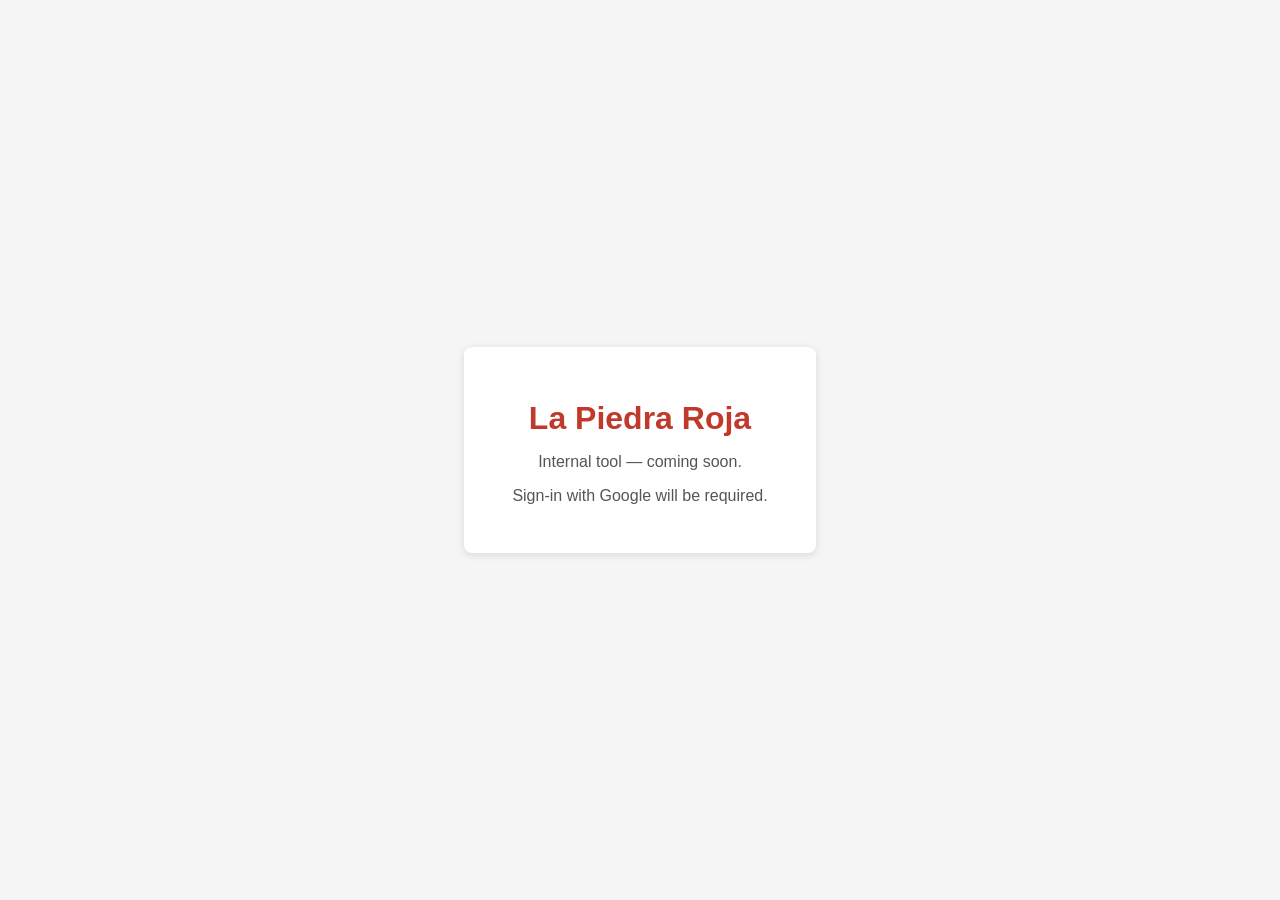
<file: index.html>
<!DOCTYPE html>
<html lang="en">
<head>
  <meta charset="UTF-8" />
  <meta name="viewport" content="width=device-width, initial-scale=1.0" />
  <title>La Piedra Roja – Internal Tool</title>
  <style>
    body {
      font-family: sans-serif;
      display: flex;
      align-items: center;
      justify-content: center;
      height: 100vh;
      margin: 0;
      background: #f5f5f5;
    }
    .card {
      background: white;
      border-radius: 8px;
      padding: 2rem 3rem;
      box-shadow: 0 2px 8px rgba(0,0,0,0.12);
      text-align: center;
    }
    h1 { color: #c0392b; margin-bottom: 0.5rem; }
    p  { color: #555; }
  </style>
</head>
<body>
  <div class="card">
    <h1>La Piedra Roja</h1>
    <p>Internal tool — coming soon.</p>
    <p>Sign-in with Google will be required.</p>
  </div>
</body>
</html>
</file>
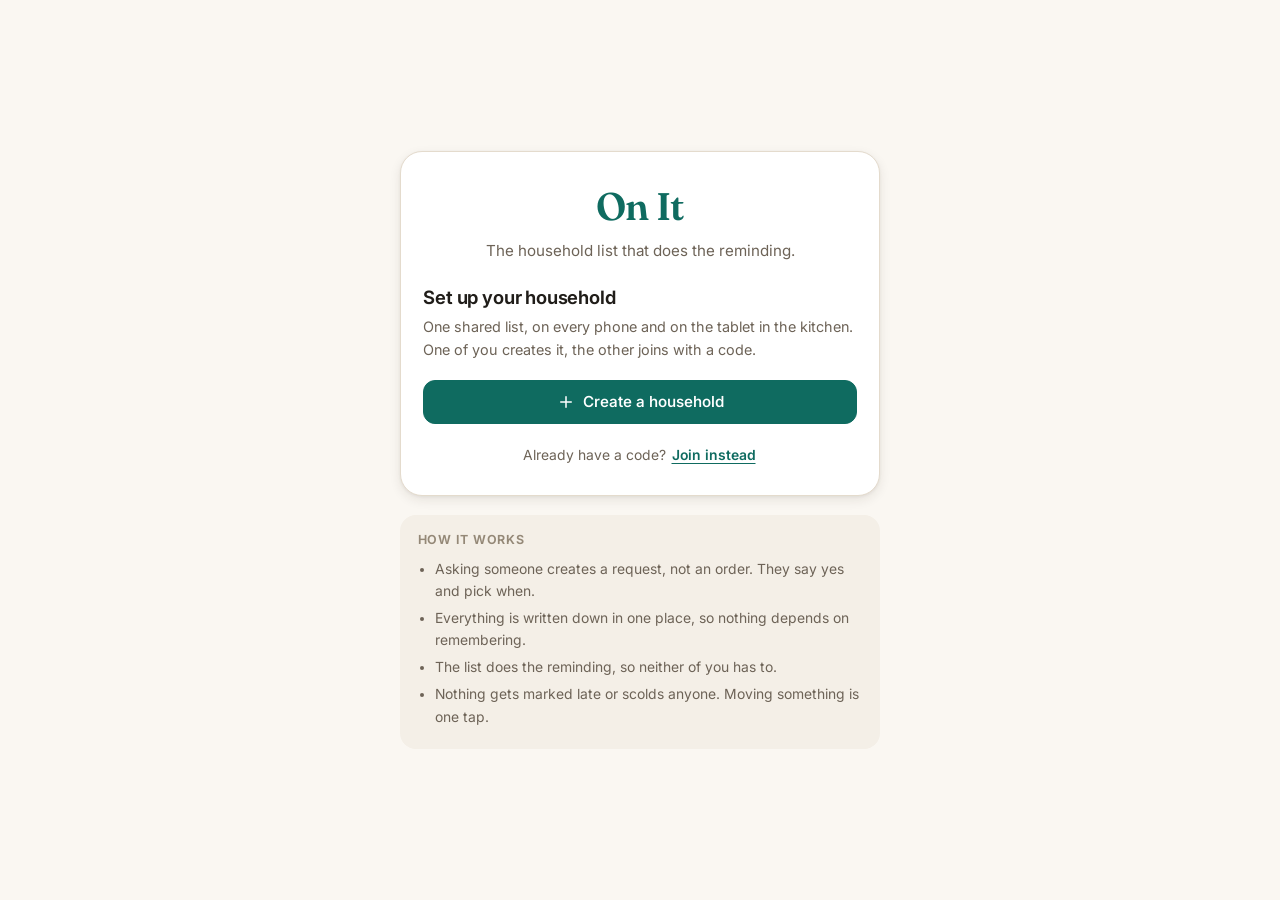
<file: onit/index.html>
<!DOCTYPE html>
<html lang="en">
<head>
  <meta charset="UTF-8" />
  <meta name="viewport" content="width=device-width, initial-scale=1, viewport-fit=cover, maximum-scale=1" />
  <title>On It: the household list that does the reminding</title>
  <meta name="description" content="A shared household list for couples. One partner asks, the other agrees and picks when, and the list does the reminding instead of the spouse." />

  <link rel="manifest" href="manifest.webmanifest" />
  <meta name="theme-color" content="#faf7f2" media="(prefers-color-scheme: light)" />
  <meta name="theme-color" content="#131110" media="(prefers-color-scheme: dark)" />
  <meta name="mobile-web-app-capable" content="yes" />
  <meta name="apple-mobile-web-app-capable" content="yes" />
  <meta name="apple-mobile-web-app-status-bar-style" content="default" />
  <meta name="apple-mobile-web-app-title" content="On It" />
  <link rel="apple-touch-icon" href="icons/icon-192.png" />
  <link rel="icon" href="icons/icon-192.png" />

  <link rel="preconnect" href="https://fonts.googleapis.com" />
  <link rel="preconnect" href="https://fonts.gstatic.com" crossorigin />
  <link
    href="https://fonts.googleapis.com/css2?family=Fraunces:opsz,wght@9..144,600&family=Inter:wght@400;500;550;600;650;700&display=swap"
    rel="stylesheet" />
  <link rel="stylesheet" href="app.css" />
</head>
<body>
  <div id="root">
    <!-- First paint before the script boots: a skeleton, never a blank screen. -->
    <div class="setup">
      <div class="setup-card" aria-busy="true">
        <div class="skeleton">
          <div class="sk short"></div>
          <div class="sk"></div>
          <div class="sk short"></div>
        </div>
      </div>
    </div>
  </div>
  <div class="toasts" id="toasts" role="status" aria-live="polite"></div>

  <noscript>
    <div class="setup">
      <div class="setup-card">
        <h2>On It needs JavaScript</h2>
        <p class="lede">This app runs entirely in your browser and needs JavaScript switched on.</p>
      </div>
    </div>
  </noscript>

  <script src="app.js"></script>
</body>
</html>
</file>
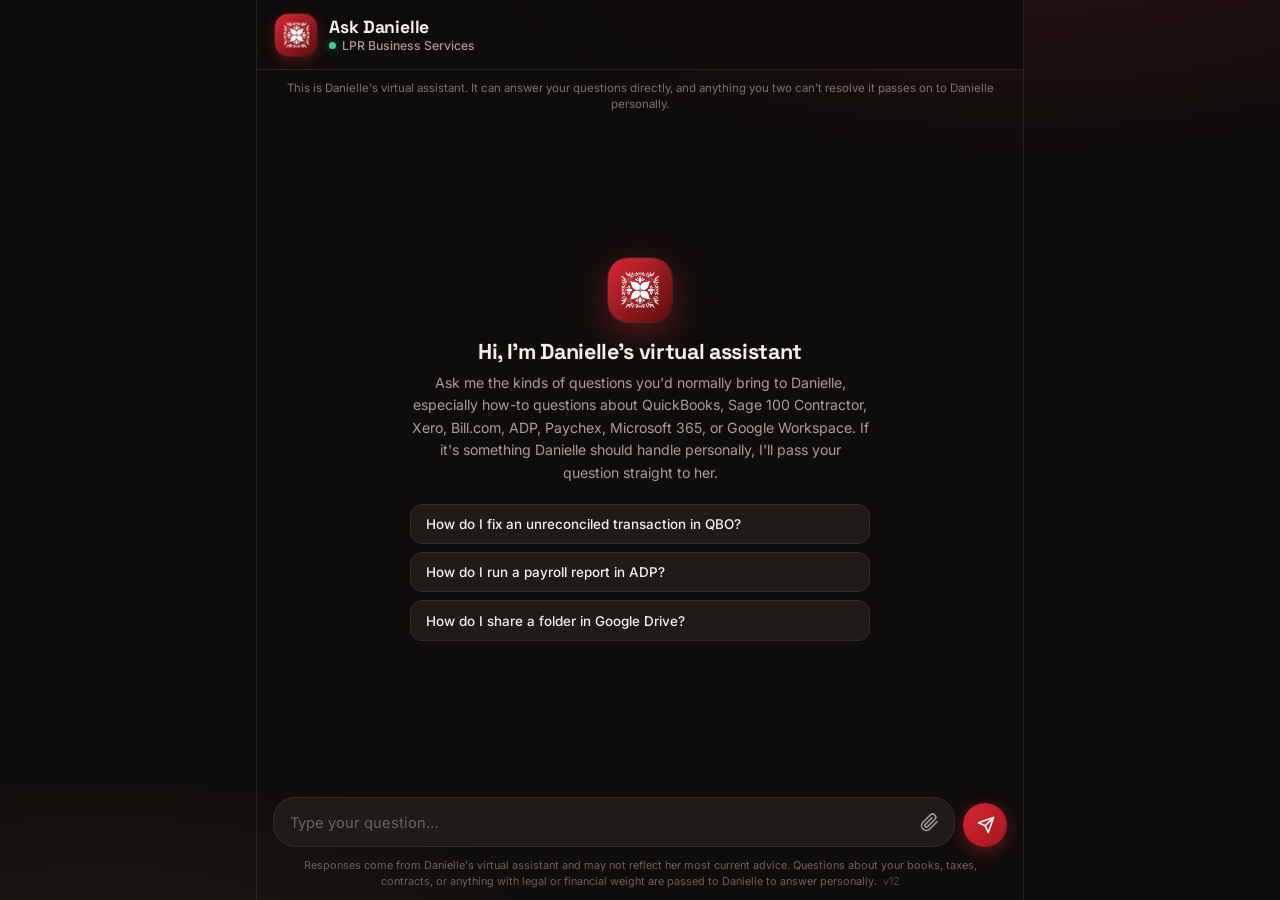
<file: ask.html>
<!DOCTYPE html>
<html lang="en">
<head>
  <meta charset="UTF-8" />
  <meta name="theme-color" content="#0f0d0c" />
  <meta name="viewport" content="width=device-width, initial-scale=1.0, viewport-fit=cover" />
  <link rel="preconnect" href="https://fonts.googleapis.com" />
  <link rel="preconnect" href="https://fonts.gstatic.com" crossorigin />
  <link href="https://fonts.googleapis.com/css2?family=Space+Grotesk:wght@500;600;700&family=Inter:wght@400;500;600;700&display=swap" rel="stylesheet" />
  <title>Ask Danielle | LPR Business Services</title>
  <style>
    :root {
      --lpr-red: #d92832;
      --lpr-red-dark: #a3141d;
      --lpr-deep: #5b0e0e;
      --lpr-gold: #e2b654;
      --bg: #0f0d0c;
      --surface: #151211;
      --card: #201b19;
      --text: #f5f1ed;
      --muted: #a89f98;
      --border: #332c28;
      --border-soft: #292320;
      --user-bubble-a: #d92832;
      --user-bubble-b: #8f1219;
      --flag-bg: #262019;
      --flag-border: #4d3f22;
      --flag-text: #e2b654;
      --shadow-sm: 0 1px 2px rgba(0, 0, 0, 0.4);
      --shadow-md: 0 4px 14px rgba(0, 0, 0, 0.5);
    }
    * { box-sizing: border-box; }
    html, body { height: 100%; }
    body {
      margin: 0;
      font-family: "Inter", -apple-system, BlinkMacSystemFont, "Segoe UI", Roboto, Helvetica, Arial, sans-serif;
      background:
        radial-gradient(900px 420px at 80% -140px, rgba(217, 40, 50, 0.16), transparent 70%),
        radial-gradient(700px 300px at 8% 108%, rgba(226, 182, 84, 0.07), transparent 70%),
        var(--bg);
      color: var(--text);
      display: flex;
      justify-content: center;
      -webkit-font-smoothing: antialiased;
    }
    .app {
      width: 100%;
      max-width: 768px;
      height: 100dvh;
      display: flex;
      flex-direction: column;
      background: transparent;
    }
    @media (min-width: 800px) {
      .app {
        border-left: 1px solid var(--border-soft);
        border-right: 1px solid var(--border-soft);
      }
    }

    header.top {
      padding: 0.85rem 1.15rem;
      padding-top: max(0.85rem, env(safe-area-inset-top));
      background: rgba(15, 13, 12, 0.75);
      backdrop-filter: blur(12px);
      -webkit-backdrop-filter: blur(12px);
      border-bottom: 1px solid var(--border-soft);
      display: flex;
      align-items: center;
      gap: 0.75rem;
      flex-shrink: 0;
    }
    .badge {
      width: 42px; height: 42px;
      flex-shrink: 0;
      border-radius: 13px;
      background: linear-gradient(135deg, var(--lpr-red) 0%, var(--lpr-deep) 100%);
      display: flex; align-items: center; justify-content: center;
      box-shadow: 0 0 0 1px rgba(255,255,255,0.06), 0 4px 14px rgba(217, 40, 50, 0.35);
    }
    .badge img { height: 28px; width: auto; display: block; }
    .top .titles { line-height: 1.25; min-width: 0; }
    .top h1 {
      font-family: "Space Grotesk", "Inter", sans-serif;
      font-size: 1.1rem;
      font-weight: 700;
      letter-spacing: -0.01em;
      margin: 0;
      color: var(--text);
    }
    .top .sub {
      font-size: 0.76rem;
      font-weight: 500;
      color: var(--muted);
      display: flex; align-items: center; gap: 0.35rem;
    }
    .top .sub::before {
      content: "";
      width: 7px; height: 7px; border-radius: 50%;
      background: #3ecf8e;
      box-shadow: 0 0 8px rgba(62, 207, 142, 0.6);
    }

    .disclosure {
      background: transparent;
      color: #7d746e;
      font-size: 0.72rem;
      line-height: 1.45;
      padding: 0.6rem 1.5rem 0.15rem;
      text-align: center;
      flex-shrink: 0;
    }

    .messages {
      flex: 1;
      overflow-y: auto;
      padding: 1.15rem 1.15rem 1.35rem;
      display: flex;
      flex-direction: column;
      gap: 0.9rem;
    }
    .empty {
      margin: auto;
      text-align: center;
      color: var(--muted);
      max-width: 460px;
      padding: 1rem 0;
    }
    .empty .hero-badge {
      width: 64px; height: 64px;
      margin: 0 auto 1rem;
      border-radius: 20px;
      background: linear-gradient(135deg, var(--lpr-red) 0%, var(--lpr-deep) 100%);
      display: flex; align-items: center; justify-content: center;
      box-shadow: 0 0 0 1px rgba(255,255,255,0.08), 0 10px 34px rgba(217, 40, 50, 0.4);
    }
    .empty .hero-badge img { height: 40px; width: auto; display: block; }
    .empty h2 {
      font-family: "Space Grotesk", sans-serif;
      color: var(--text);
      font-size: 1.35rem;
      font-weight: 700;
      letter-spacing: -0.015em;
      margin: 0 0 0.45rem;
    }
    .empty p { font-size: 0.88rem; line-height: 1.6; margin: 0 0 1.2rem; }
    .starters { display: flex; flex-direction: column; gap: 0.5rem; align-items: stretch; }
    .starter {
      border: 1px solid var(--border);
      background: var(--card);
      color: var(--text);
      border-radius: 12px;
      padding: 0.7rem 0.95rem;
      font-family: inherit;
      font-size: 0.84rem;
      font-weight: 500;
      text-align: left;
      cursor: pointer;
      transition: border-color 0.15s, background 0.15s, transform 0.15s;
    }
    .starter:hover {
      border-color: rgba(217, 40, 50, 0.55);
      background: #262019;
      transform: translateY(-1px);
    }
    .starter:focus-visible { outline: 2px solid var(--lpr-red); outline-offset: 2px; }

    .row { display: flex; align-items: flex-end; gap: 0.55rem; }
    .row.user { justify-content: flex-end; }
    .row.bot::before {
      content: "";
      width: 30px; height: 30px;
      flex-shrink: 0;
      border-radius: 50%;
      background:
        url("images/lpr-emblem-white.png") center / 60% no-repeat,
        linear-gradient(135deg, var(--lpr-red) 0%, var(--lpr-deep) 100%);
      box-shadow: 0 0 0 1px rgba(255,255,255,0.08);
    }
    .bubble {
      max-width: 78%;
      padding: 0.75rem 1rem;
      border-radius: 18px;
      font-size: 0.92rem;
      line-height: 1.55;
      white-space: pre-wrap;
      word-wrap: break-word;
    }
    .row.bot .bubble {
      background: var(--card);
      border: 1px solid var(--border-soft);
      border-bottom-left-radius: 6px;
    }
    .row.user .bubble {
      background: linear-gradient(135deg, var(--user-bubble-a) 0%, var(--user-bubble-b) 100%);
      color: #fff;
      border-bottom-right-radius: 6px;
      box-shadow: 0 4px 14px rgba(217, 40, 50, 0.25);
    }

    .bubble.flag {
      background: var(--flag-bg);
      border: 1px solid var(--flag-border);
      border-left: 3px solid var(--lpr-gold);
      color: var(--text);
    }
    .bubble.flag .flag-head {
      font-weight: 700;
      font-size: 0.78rem;
      text-transform: uppercase;
      letter-spacing: 0.05em;
      color: var(--flag-text);
      display: flex; align-items: center; gap: 0.4rem;
      margin-bottom: 0.35rem;
    }
    .bubble.flag .flag-head::before { content: "⚑"; font-size: 0.85rem; }

    .bubble table {
      border-collapse: collapse;
      margin: 0.55rem 0;
      font-size: 0.85rem;
      width: max-content;
      max-width: 100%;
      display: block;
      overflow: hidden;
      overflow-x: auto;
      white-space: normal;
      border-radius: 10px;
      border: 1px solid var(--border);
    }
    .bubble th {
      background: #2c2522;
      color: var(--text);
      text-align: left;
      padding: 0.45rem 0.7rem;
      font-weight: 600;
      font-size: 0.8rem;
      border-bottom: 1px solid var(--border);
    }
    .bubble td {
      border-bottom: 1px solid var(--border-soft);
      padding: 0.45rem 0.7rem;
      background: #241f1c;
      vertical-align: top;
    }
    .bubble tr:last-child td { border-bottom: none; }

    .typing { display: inline-flex; gap: 6px; align-items: center; }
    .typing span.typing-note {
      width: auto;
      height: auto;
      border-radius: 0;
      background: none;
      animation: none;
      opacity: 1;
      font-size: 0.85rem;
      color: var(--muted);
      white-space: normal;
      margin-left: 4px;
    }
    .typing span {
      width: 6px; height: 6px; border-radius: 50%;
      background: var(--muted); opacity: 0.5;
      animation: blink 1.2s infinite ease-in-out;
    }
    .typing span:nth-child(2) { animation-delay: 0.2s; }
    .typing span:nth-child(3) { animation-delay: 0.4s; }
    @keyframes blink { 0%, 80%, 100% { opacity: 0.25; } 40% { opacity: 0.9; } }

    .img-chip {
      display: flex;
      align-items: center;
      gap: 0.5rem;
      margin: 0 1rem;
      padding: 0.4rem 0.6rem;
      border: 1px solid var(--border);
      border-radius: 12px;
      background: var(--card);
      font-size: 0.8rem;
      color: var(--muted);
    }
    .img-chip[hidden] { display: none; }
    .img-chip img { height: 34px; border-radius: 6px; display: block; }
    .img-chip button {
      margin-left: auto;
      border: none;
      background: none;
      color: var(--lpr-red);
      font-weight: 700;
      cursor: pointer;
      font-size: 0.95rem;
    }
    .bubble img.shot {
      display: block;
      max-width: 100%;
      max-height: 260px;
      border-radius: 10px;
      margin-bottom: 0.45rem;
      border: 1px solid rgba(255, 255, 255, 0.2);
    }

    form.composer {
      flex-shrink: 0;
      padding: 0.7rem 1rem;
      padding-bottom: max(0.7rem, env(safe-area-inset-bottom));
      display: flex;
      gap: 0.5rem;
      align-items: flex-end;
      background: transparent;
    }
    .input-shell {
      flex: 1;
      display: flex;
      align-items: flex-end;
      gap: 0.25rem;
      background: var(--card);
      border: 1px solid var(--border);
      border-radius: 22px;
      padding: 0.3rem 0.35rem 0.3rem 1rem;
      transition: border-color 0.15s, box-shadow 0.15s;
    }
    .input-shell:focus-within {
      border-color: var(--lpr-red);
      box-shadow: 0 0 0 3px rgba(217, 40, 50, 0.18);
    }
    textarea {
      flex: 1;
      resize: none;
      border: none;
      background: transparent;
      padding: 0.5rem 0;
      font: inherit;
      font-size: 0.92rem;
      max-height: 140px;
      line-height: 1.4;
      color: var(--text);
    }
    textarea:focus-visible { outline: none; }
    textarea::placeholder { color: #6e655f; }
    button.attach {
      background: transparent;
      color: var(--muted);
      border: none;
      border-radius: 50%;
      width: 38px;
      height: 38px;
      flex-shrink: 0;
      display: flex; align-items: center; justify-content: center;
      cursor: pointer;
      transition: background 0.15s, color 0.15s;
    }
    button.attach:hover { background: #2c2522; color: var(--lpr-gold); }
    button.attach:focus-visible { outline: 2px solid var(--lpr-red); outline-offset: 2px; }
    button.attach svg { width: 19px; height: 19px; display: block; }
    button.send {
      background: linear-gradient(135deg, var(--lpr-red) 0%, var(--lpr-red-dark) 100%);
      color: #fff;
      border: none;
      border-radius: 50%;
      width: 44px;
      height: 44px;
      flex-shrink: 0;
      display: flex; align-items: center; justify-content: center;
      cursor: pointer;
      box-shadow: 0 4px 16px rgba(217, 40, 50, 0.4);
      transition: transform 0.15s, box-shadow 0.15s, opacity 0.15s;
    }
    button.send:hover { transform: translateY(-1px); box-shadow: 0 6px 20px rgba(217, 40, 50, 0.5); }
    button.send:focus-visible { outline: 2px solid var(--lpr-gold); outline-offset: 2px; }
    button.send:disabled { opacity: 0.45; cursor: not-allowed; transform: none; }
    button.send svg { width: 18px; height: 18px; display: block; margin-left: 1px; }

    button.download {
      margin-left: auto;
      background: transparent;
      color: var(--lpr-gold);
      border: 1px solid rgba(226, 182, 84, 0.4);
      border-radius: 10px;
      padding: 0.4rem 0.8rem;
      font-family: "Inter", sans-serif;
      font-size: 0.76rem;
      font-weight: 600;
      cursor: pointer;
      transition: background 0.15s, color 0.15s, border-color 0.15s;
      flex-shrink: 0;
    }
    button.download:hover { background: var(--lpr-gold); border-color: var(--lpr-gold); color: #1a1512; }
    button.download:focus-visible { outline: 2px solid var(--lpr-gold); outline-offset: 2px; }

    footer.legal {
      flex-shrink: 0;
      text-align: center;
      font-size: 0.68rem;
      line-height: 1.45;
      color: #6e655f;
      padding: 0 1.5rem 0.65rem;
    }
  </style>

</head>
<body>
  <div class="app">
    <header class="top">
      <div class="badge"><img src="images/lpr-emblem-white.png" alt="LPR Business Services" /></div>
      <div class="titles">
        <h1>Ask Danielle</h1>
        <div class="sub">LPR Business Services</div>
      </div>
      <button class="download" id="downloadBtn" type="button" hidden>Download chat</button>
    </header>

    <div class="disclosure">
      This is Danielle's virtual assistant. It can answer your questions directly, and anything
      you two can't resolve it passes on to Danielle personally.
    </div>

    <div class="messages" id="messages" aria-live="polite">
      <div class="empty" id="empty">
        <div class="hero-badge"><img src="images/lpr-emblem-white.png" alt="" /></div>
        <h2>Hi, I'm Danielle's virtual assistant</h2>
        <p>
          Ask me the kinds of questions you'd normally bring to Danielle, especially
          how-to questions about QuickBooks, Sage 100 Contractor, Xero, Bill.com, ADP,
          Paychex, Microsoft 365, or Google Workspace. If it's something Danielle should
          handle personally, I'll pass your question straight to her.
        </p>
        <div class="starters" id="starters">
          <button class="starter" type="button">How do I fix an unreconciled transaction in QBO?</button>
          <button class="starter" type="button">How do I run a payroll report in ADP?</button>
          <button class="starter" type="button">How do I share a folder in Google Drive?</button>
        </div>
      </div>
    </div>

    <div class="img-chip" id="imgChip" hidden>
      <img id="imgChipThumb" alt="" />
      <span>Screenshot attached</span>
      <button type="button" id="imgChipRemove" aria-label="Remove screenshot">&times;</button>
    </div>
    <form class="composer" id="composer">
      <div class="input-shell">
        <textarea id="input" rows="1" placeholder="Type your question…" autocomplete="off"></textarea>
        <input type="file" id="fileInput" accept="image/png,image/jpeg,image/webp,image/gif" hidden />
        <button class="attach" id="attachBtn" type="button" aria-label="Attach a screenshot" title="Attach a screenshot">
          <svg viewBox="0 0 24 24" fill="none" stroke="currentColor" stroke-width="2" stroke-linecap="round" stroke-linejoin="round" aria-hidden="true"><path d="M21.44 11.05l-9.19 9.19a6 6 0 0 1-8.49-8.49l9.19-9.19a4 4 0 0 1 5.66 5.66l-9.2 9.19a2 2 0 0 1-2.83-2.83l8.49-8.48"/></svg>
        </button>
      </div>
      <button class="send" id="send" type="submit" aria-label="Send" title="Send">
        <svg viewBox="0 0 24 24" fill="none" stroke="currentColor" stroke-width="2.2" stroke-linecap="round" stroke-linejoin="round" aria-hidden="true"><path d="M22 2L11 13"/><path d="M22 2l-7 20-4-9-9-4 20-7z"/></svg>
      </button>
    </form>
    <footer class="legal">
      Responses come from Danielle's virtual assistant and may not reflect her most current
      advice. Questions about your books, taxes, contracts, or anything with legal or financial
      weight are passed to Danielle to answer personally.
      <span style="opacity:0.6">&nbsp;v12</span>
    </footer>
  </div>

  <script>
    // ---------------------------------------------------------------------------
    // CONFIG
    // Point this at the secure backend (Cloudflare Worker or Supabase Edge Function)
    // that holds the Claude API key and does retrieval over Danielle's knowledge base.
    // Until that endpoint is live, the page runs in "preview" mode (see below).
    // ---------------------------------------------------------------------------
    const BACKEND_URL = "https://n8n-production-d34f.up.railway.app/webhook/ask-danielle";

    // Each client gets a private link with their own access code, e.g.
    //   https://lprds.github.io/ask.html?code=XXXX-XXXX
    // The backend rejects requests without a valid, active code.
    const PARAMS = new URLSearchParams(location.search);
    const ACCESS_CODE = PARAMS.get("code") || "";
    // Per-person links carry the person's first name for the on-page greeting.
    // Display only; the backend resolves the real name from the access code.
    const USER_NAME = (PARAMS.get("name") || "").slice(0, 40);
    if (USER_NAME) {
      const h2 = document.querySelector("#empty h2");
      if (h2) h2.textContent = "Hi " + USER_NAME + ", I'm Danielle's virtual assistant";
    }

    const messagesEl = document.getElementById("messages");
    const emptyEl = document.getElementById("empty");
    const form = document.getElementById("composer");
    const input = document.getElementById("input");
    const sendBtn = document.getElementById("send");
    const history = [];
    let pendingImage = null; // {data, media_type, url}

    function clearPendingImage() {
      if (pendingImage && pendingImage.url) URL.revokeObjectURL(pendingImage.url);
      pendingImage = null;
      const chip = document.getElementById("imgChip");
      if (chip) chip.hidden = true;
    }

    function setPendingImage(data, mediaType, blob) {
      if (pendingImage && pendingImage.url) URL.revokeObjectURL(pendingImage.url);
      const url = URL.createObjectURL(blob);
      pendingImage = { data: data, media_type: mediaType, url: url };
      const chip = document.getElementById("imgChip");
      document.getElementById("imgChipThumb").src = url;
      chip.hidden = false;
      input.focus();
    }

    function processImageFile(file) {
      if (!file || file.type.indexOf("image/") !== 0) return;
      const img = new Image();
      const srcUrl = URL.createObjectURL(file);
      img.onload = () => {
        const maxDim = 1800;
        let w = img.naturalWidth, h = img.naturalHeight;
        if (w > maxDim || h > maxDim) {
          const scale = maxDim / Math.max(w, h);
          w = Math.round(w * scale);
          h = Math.round(h * scale);
        }
        const canvas = document.createElement("canvas");
        canvas.width = w; canvas.height = h;
        canvas.getContext("2d").drawImage(img, 0, 0, w, h);
        canvas.toBlob((blob) => {
          URL.revokeObjectURL(srcUrl);
          if (!blob) return;
          const reader = new FileReader();
          reader.onload = () => {
            const dataUrl = String(reader.result);
            const b64 = dataUrl.slice(dataUrl.indexOf(",") + 1);
            setPendingImage(b64, "image/jpeg", blob);
          };
          reader.readAsDataURL(blob);
        }, "image/jpeg", 0.9);
      };
      img.src = srcUrl;
    }

    document.getElementById("attachBtn").addEventListener("click", () => {
      document.getElementById("fileInput").click();
    });
    document.getElementById("fileInput").addEventListener("change", (e) => {
      processImageFile(e.target.files[0]);
      e.target.value = "";
    });
    document.getElementById("imgChipRemove").addEventListener("click", clearPendingImage);
    document.addEventListener("paste", (e) => {
      const items = (e.clipboardData || {}).items || [];
      for (const it of items) {
        if (it.type && it.type.indexOf("image/") === 0) {
          processImageFile(it.getAsFile());
          e.preventDefault();
          break;
        }
      }
    });
    const transcript = [];   // clean copy for export (no control lines)
    let isInternal = false;  // set from the backend; download is for Danielle's workers only

    // Auto-grow textarea
    input.addEventListener("input", () => {
      input.style.height = "auto";
      input.style.height = Math.min(input.scrollHeight, 140) + "px";
    });

    // Enter to send, Shift+Enter for newline
    input.addEventListener("keydown", (e) => {
      if (e.key === "Enter" && !e.shiftKey) {
        e.preventDefault();
        form.requestSubmit();
      }
    });

    document.getElementById("starters").addEventListener("click", (e) => {
      if (e.target.classList.contains("starter")) {
        input.value = e.target.textContent.trim();
        input.focus();
        form.requestSubmit();
      }
    });

    function removeEmpty() {
      if (emptyEl && emptyEl.parentNode) emptyEl.parentNode.removeChild(emptyEl);
    }

    // Escape HTML, then render the light markdown the assistant uses:
    // **bold** and simple pipe tables. Everything else stays plain text.
    function renderMarkdown(text) {
      const esc = text
        .replace(/&/g, "&amp;")
        .replace(/</g, "&lt;")
        .replace(/>/g, "&gt;")
        .replace(/\*\*([^*\n]+)\*\*/g, "<strong>$1</strong>");
      const lines = esc.split("\n");
      const out = [];
      let i = 0;
      const isRow = (s) => /^\s*\|.*\|\s*$/.test(s);
      const isSep = (s) => /^\s*\|?[\s:|-]+\|?\s*$/.test(s) && s.indexOf("-") !== -1;
      const cells = (s) => s.trim().replace(/^\|/, "").replace(/\|$/, "").split("|").map((c) => c.trim());
      while (i < lines.length) {
        if (isRow(lines[i]) && i + 1 < lines.length && isSep(lines[i + 1])) {
          const head = cells(lines[i]);
          i += 2;
          const body = [];
          while (i < lines.length && isRow(lines[i]) && !isSep(lines[i])) {
            body.push(cells(lines[i]));
            i += 1;
          }
          let html = "<table><tr>" + head.map((h) => "<th>" + h + "</th>").join("") + "</tr>";
          for (const r of body) {
            html += "<tr>" + r.map((c) => "<td>" + c + "</td>").join("") + "</tr>";
          }
          out.push(html + "</table>");
        } else {
          out.push(lines[i]);
          i += 1;
        }
      }
      return out
        .join("\n")
        .replace(/\n(<table>)/g, "$1")
        .replace(/(<\/table>)\n/g, "$1");
    }

    function addMessage(text, who, opts = {}) {
      removeEmpty();
      const row = document.createElement("div");
      row.className = "row " + who;
      const bubble = document.createElement("div");
      bubble.className = "bubble" + (opts.flag ? " flag" : "");
      if (opts.flag) {
        const head = document.createElement("div");
        head.className = "flag-head";
        head.textContent = "Flagged for Danielle";
        bubble.appendChild(head);
        const body = document.createElement("div");
        body.innerHTML = who === "bot" ? renderMarkdown(text) : "";
        if (who !== "bot") body.textContent = text;
        bubble.appendChild(body);
      } else if (who === "bot") {
        bubble.innerHTML = renderMarkdown(text);
      } else {
        if (opts.imgUrl) {
          const shot = document.createElement("img");
          shot.className = "shot";
          shot.src = opts.imgUrl;
          bubble.appendChild(shot);
        }
        bubble.appendChild(document.createTextNode(text));
      }
      row.appendChild(bubble);
      messagesEl.appendChild(row);
      messagesEl.scrollTop = messagesEl.scrollHeight;
      return row;
    }

    let typingTimers = [];
    function showTyping() {
      removeEmpty();
      const row = document.createElement("div");
      row.className = "row bot";
      row.id = "typing-row";
      row.innerHTML = '<div class="bubble"><span class="typing"><span></span><span></span><span></span>' +
        '<span class="typing-note" id="typing-note"></span></span></div>';
      messagesEl.appendChild(row);
      messagesEl.scrollTop = messagesEl.scrollHeight;
      const note = (text) => {
        const el = document.getElementById("typing-note");
        if (el) { el.textContent = text; messagesEl.scrollTop = messagesEl.scrollHeight; }
      };
      typingTimers = [
        setTimeout(() => note("Just a moment while I look that up."), 6000),
        setTimeout(() => note("Still checking so I can give you the right answer."), 20000),
        setTimeout(() => note("Almost there, thanks for hanging on."), 45000),
      ];
    }
    function hideTyping() {
      typingTimers.forEach(clearTimeout);
      typingTimers = [];
      const t = document.getElementById("typing-row");
      if (t) t.remove();
    }

    form.addEventListener("submit", async (e) => {
      e.preventDefault();
      const text = input.value.trim();
      if (!text && !pendingImage) return;
      const sentImage = pendingImage;
      addMessage(text || "(screenshot)", "user", { imgUrl: sentImage ? sentImage.url : null });
      history.push({ role: "user", content: text || "Please look at this screenshot." });
      transcript.push({ who: "You", text: (text || "(screenshot)") + (sentImage ? " [screenshot attached]" : "") });
      input.value = "";
      input.style.height = "auto";
      input.focus();
      sendBtn.disabled = true;
      const chip = document.getElementById("imgChip");
      if (chip) chip.hidden = true;
      pendingImage = null;
      showTyping();

      try {
        if (!ACCESS_CODE) {
          await new Promise((r) => setTimeout(r, 400));
          hideTyping();
          addMessage(
            "It looks like your private link is missing its access code. Please use the exact " +
            "link Danielle sent you, or reach out to her directly.",
            "bot"
          );
          return;
        }

        const outgoing = history.map((m) => ({ role: m.role, content: m.content }));
        if (sentImage) {
          outgoing[outgoing.length - 1] = {
            role: "user",
            content: history[history.length - 1].content,
            image: { data: sentImage.data, media_type: sentImage.media_type },
          };
        }
        const res = await fetch(BACKEND_URL, {
          method: "POST",
          headers: { "Content-Type": "application/json" },
          body: JSON.stringify({ code: ACCESS_CODE, messages: outgoing }),
        });
        if (!res.ok) throw new Error("Backend error " + res.status);
        const data = await res.json();
        hideTyping();

        // Backend contract:
        //   { reply: string, escalate?: boolean }
        // escalate=true means the assistant wasn't confident and has queued the
        // question for the real Danielle, so render it as a flagged message.
        const reply = data.reply || "Sorry, I didn't catch that. Could you rephrase?";
        addMessage(reply, "bot", { flag: !!data.escalate });
        transcript.push({ who: "Assistant", text: reply + (data.escalate ? "\n[Flagged for Danielle]" : "") });
        if (data.internal === true && !isInternal) {
          isInternal = true;
          document.getElementById("downloadBtn").hidden = false;
        }
        // Keep the control line in the history we send back (the model must see its own
        // format on prior turns, or it stops emitting it and every reply gets flagged).
        history.push({
          role: "assistant",
          content: (data.escalate ? "ESCALATE: true" : "ESCALATE: false") + "\n\n" + reply,
        });
      } catch (err) {
        hideTyping();
        addMessage(
          "Something went wrong on my end. Please try again in a moment, " +
          "or reach out to Danielle directly if it's urgent.",
          "bot"
        );
      } finally {
        sendBtn.disabled = false;
      }
    });

    // Download chat (internal users only; button stays hidden for clients).
    // Opens a clean formatted view with "Save as PDF" and "Plain text" options.
    function buildTxt() {
      const stamp = new Date();
      const lines = [
        "Ask Danielle chat export",
        "LPR Business Services",
        "Exported: " + stamp.toLocaleString(),
        "----------------------------------------",
        "",
      ];
      for (const entry of transcript) {
        lines.push(entry.who + ":");
        lines.push(entry.text);
        lines.push("");
      }
      return lines.join("\n");
    }

    function downloadTxt() {
      const stamp = new Date();
      const dateStr = stamp.getFullYear() + "-" +
        String(stamp.getMonth() + 1).padStart(2, "0") + "-" +
        String(stamp.getDate()).padStart(2, "0");
      const blob = new Blob([buildTxt()], { type: "text/plain;charset=utf-8" });
      const a = document.createElement("a");
      a.href = URL.createObjectURL(blob);
      a.download = "ask-danielle-chat-" + dateStr + ".txt";
      document.body.appendChild(a);
      a.click();
      a.remove();
      URL.revokeObjectURL(a.href);
    }

    document.getElementById("downloadBtn").addEventListener("click", () => {
      if (!isInternal || transcript.length === 0) return;
      const stamp = new Date();
      const escFn = (s) => s.replace(/&/g, "&amp;").replace(/</g, "&lt;").replace(/>/g, "&gt;");
      let blocks = "";
      for (const e of transcript) {
        const flagged = e.who === "Assistant" && e.text.indexOf("\n[Flagged for Danielle]") !== -1;
        const body = e.text.replace("\n[Flagged for Danielle]", "");
        const html = escFn(body)
          .replace(/\*\*([^*\n]+)\*\*/g, "<strong>$1</strong>")
          .replace(/\n/g, "<br>");
        blocks += '<div class="entry ' + (e.who === "You" ? "you" : "bot") + '">'
          + '<div class="who">' + e.who
          + (flagged ? ' <span class="flagmark">Flagged for Danielle</span>' : "")
          + '</div><div class="text">' + html + "</div></div>";
      }
      const txtHref = "data:text/plain;charset=utf-8," + encodeURIComponent(buildTxt());
      const w = window.open("", "_blank");
      if (!w) { downloadTxt(); return; }
      w.document.write('<!DOCTYPE html><html><head><meta charset="utf-8">'
        + "<title>Ask Danielle chat export</title><style>"
        + "body{font-family:-apple-system,BlinkMacSystemFont,'Segoe UI',Roboto,Helvetica,Arial,sans-serif;"
        + "color:#222;max-width:680px;margin:0 auto;padding:2rem 1.5rem;line-height:1.55;}"
        + "h1{font-size:1.25rem;margin:0 0 0.2rem;color:#b31b24;}"
        + ".meta{color:#667085;font-size:0.85rem;margin-bottom:1.5rem;}"
        + ".toolbar{margin:0 0 1.75rem;display:flex;gap:0.6rem;}"
        + ".toolbar a,.toolbar button{font:inherit;font-size:0.85rem;font-weight:600;cursor:pointer;"
        + "border:1px solid #b31b24;border-radius:8px;padding:0.45rem 0.9rem;text-decoration:none;}"
        + ".toolbar button{background:#b31b24;color:#fff;}"
        + ".toolbar a{background:#fff;color:#b31b24;}"
        + ".entry{margin-bottom:1.15rem;page-break-inside:avoid;}"
        + ".who{font-weight:700;font-size:0.8rem;text-transform:uppercase;letter-spacing:0.04em;"
        + "color:#667085;margin-bottom:0.2rem;}"
        + ".entry.you .who{color:#b31b24;}"
        + ".text{font-size:0.95rem;}"
        + ".flagmark{background:#fff8e6;border:1px solid #f0d48a;color:#7a5b00;border-radius:6px;"
        + "padding:0.05rem 0.45rem;font-size:0.72rem;text-transform:none;letter-spacing:0;}"
        + "footer{margin-top:2rem;color:#667085;font-size:0.75rem;border-top:1px solid #e6e6e6;padding-top:0.6rem;}"
        + "@media print{.toolbar{display:none;}body{padding:0.5in 0.2in;}}"
        + "</style></head><body>"
        + "<h1>Ask Danielle chat export</h1>"
        + '<div class="meta">LPR Business Services &middot; Exported ' + escFn(stamp.toLocaleString()) + "</div>"
        + '<div class="toolbar"><button onclick="window.print()">Save as PDF</button>'
        + '<a download="ask-danielle-chat.txt" href="' + txtHref + '">Plain text</a></div>'
        + blocks
        + "<footer>Responses come from Danielle's virtual assistant. Flagged items were passed to Danielle to answer personally.</footer>"
        + "</body></html>");
      w.document.close();
    });
  </script>
</body>
</html>
</file>
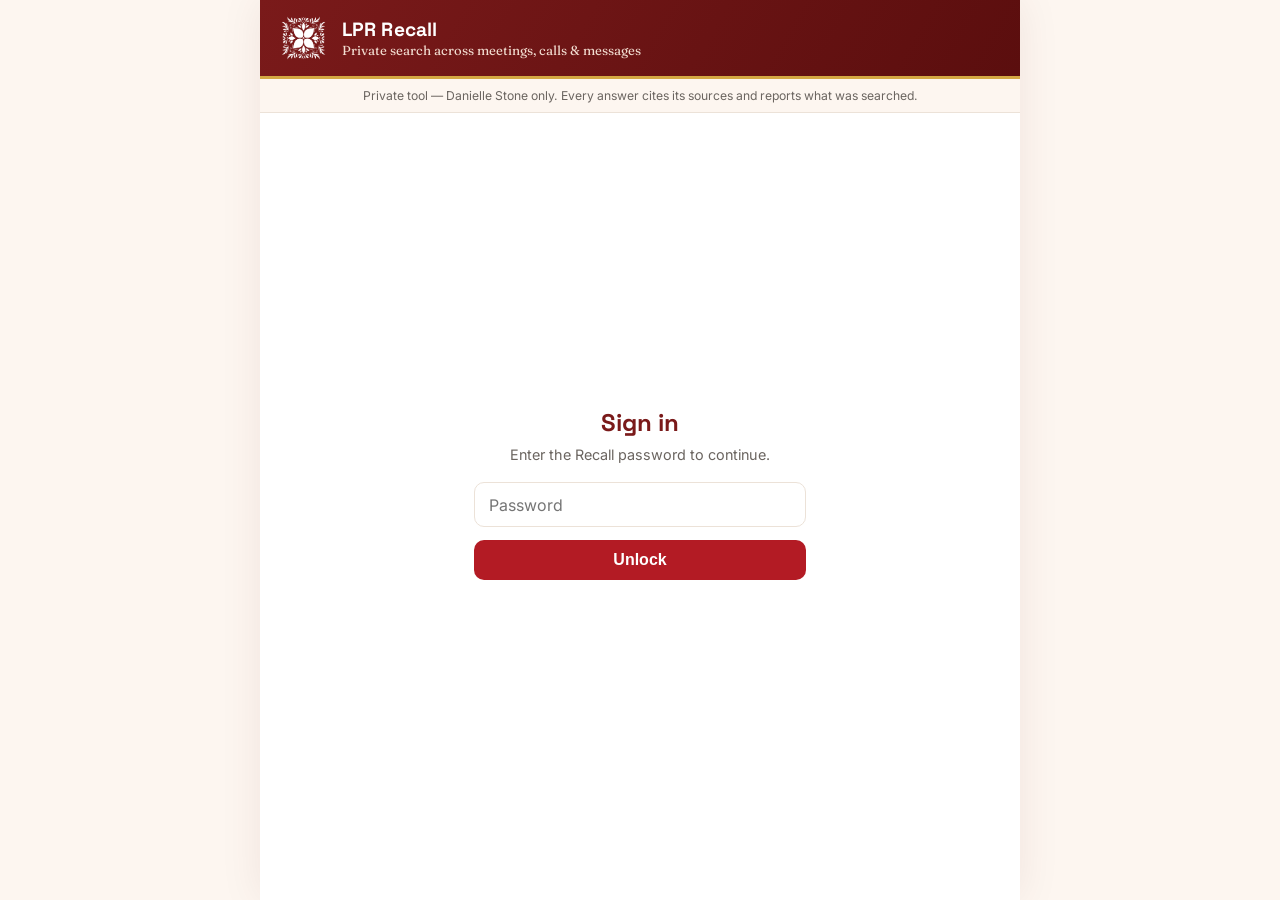
<file: recall.html>
<!DOCTYPE html>
<html lang="en">
<head>
  <meta charset="UTF-8" />
  <meta name="viewport" content="width=device-width, initial-scale=1.0" />
  <meta name="robots" content="noindex, nofollow" />
  <link rel="preconnect" href="https://fonts.googleapis.com" />
  <link rel="preconnect" href="https://fonts.gstatic.com" crossorigin />
  <link href="https://fonts.googleapis.com/css2?family=Fraunces:opsz,wght@9..144,500;9..144,600&family=Space+Grotesk:wght@500;600;700&family=Inter:wght@400;500;600;700&display=swap" rel="stylesheet" />
  <title>LPR Recall</title>
  <style>
    :root {
      --lpr-red: #b31b24;
      --lpr-red-dark: #7a1a1a;
      --lpr-deep: #5b0e0e;
      --lpr-gold: #d4a843;
      --bg: #fdf6f0;
      --card: #ffffff;
      --text: #2c2c2c;
      --muted: #6b6560;
      --border: #ece2d8;
      --bot-bubble: #faf4ec;
      --user-bubble: #b31b24;
    }
    * { box-sizing: border-box; }
    [hidden] { display: none !important; }
    html, body { height: 100%; }
    body {
      margin: 0;
      font-family: "Inter", -apple-system, BlinkMacSystemFont, "Segoe UI", Roboto, Helvetica, Arial, sans-serif;
      background: var(--bg);
      color: var(--text);
      display: flex;
      justify-content: center;
    }
    .app {
      width: 100%;
      max-width: 760px;
      height: 100dvh;
      display: flex;
      flex-direction: column;
      background: var(--card);
      box-shadow: 0 0 40px rgba(91, 14, 14, 0.08);
    }
    header.top {
      padding: 0.95rem 1.25rem;
      background: linear-gradient(120deg, var(--lpr-red-dark) 0%, var(--lpr-deep) 100%);
      display: flex;
      align-items: center;
      gap: 0.9rem;
    }
    .emblem { height: 46px; width: auto; flex-shrink: 0; display: block; }
    .top .titles { line-height: 1.2; }
    .top h1 {
      font-family: "Space Grotesk", "Inter", sans-serif;
      font-size: 1.2rem;
      letter-spacing: 0.01em;
      margin: 0;
      color: #fff;
    }
    .top .sub {
      font-family: "Fraunces", Georgia, serif;
      font-size: 0.82rem;
      color: #f3ded2;
      margin-top: 2px;
    }
    .disclosure {
      background: var(--bg);
      border-bottom: 1px solid var(--border);
      border-top: 3px solid var(--lpr-gold);
      color: var(--muted);
      font-size: 0.76rem;
      padding: 0.55rem 1.25rem;
      text-align: center;
    }

    /* ---------- password gate ---------- */
    .gate {
      margin: auto;
      max-width: 380px;
      width: 100%;
      padding: 1.5rem;
      text-align: center;
    }
    .gate h2 { font-family: "Space Grotesk", sans-serif; color: var(--lpr-red-dark); margin: 0 0 0.5rem; }
    .gate p { color: var(--muted); font-size: 0.9rem; margin: 0 0 1.2rem; }
    .gate input {
      width: 100%;
      padding: 0.7rem 0.9rem;
      border: 1px solid var(--border);
      border-radius: 10px;
      font-size: 1rem;
      font-family: inherit;
      margin-bottom: 0.8rem;
    }
    .gate input:focus-visible { outline: 2px solid var(--lpr-red); outline-offset: 1px; }
    .gate button {
      width: 100%;
      padding: 0.7rem;
      background: var(--lpr-red);
      color: #fff;
      border: none;
      border-radius: 10px;
      font-size: 1rem;
      font-weight: 600;
      cursor: pointer;
    }
    .gate button:hover { background: var(--lpr-red-dark); }
    .gate .err { color: var(--lpr-red); font-size: 0.85rem; min-height: 1.2em; margin-top: 0.6rem; }

    /* ---------- chat ---------- */
    .messages {
      flex: 1;
      overflow-y: auto;
      padding: 1.25rem;
      display: flex;
      flex-direction: column;
      gap: 0.85rem;
    }
    .empty { margin: auto; text-align: center; color: var(--muted); max-width: 460px; }
    .empty h2 { font-family: "Space Grotesk", sans-serif; color: var(--lpr-red-dark); font-size: 1.2rem; margin: 0 0 0.4rem; }
    .empty p { font-size: 0.9rem; line-height: 1.5; margin: 0 0 1rem; }
    .starters { display: flex; flex-wrap: wrap; gap: 0.5rem; justify-content: center; }
    .starter {
      border: 1px solid var(--border);
      background: #fff;
      color: var(--text);
      border-radius: 999px;
      padding: 0.45rem 0.85rem;
      font-size: 0.82rem;
      cursor: pointer;
      transition: background 0.15s, border-color 0.15s;
    }
    .starter:hover { background: var(--bot-bubble); border-color: var(--lpr-gold); }

    .row { display: flex; }
    .row.user { justify-content: flex-end; }
    .bubble {
      max-width: 86%;
      padding: 0.7rem 0.95rem;
      border-radius: 14px;
      font-size: 0.92rem;
      line-height: 1.5;
      word-wrap: break-word;
    }
    .row.bot .bubble { background: var(--bot-bubble); border: 1px solid var(--border); border-bottom-left-radius: 4px; white-space: pre-wrap; }
    .row.user .bubble { background: var(--user-bubble); color: #fff; border-bottom-right-radius: 4px; white-space: pre-wrap; }

    .cite {
      display: inline-block;
      background: var(--lpr-gold);
      color: #3d2f05;
      font-size: 0.7rem;
      font-weight: 700;
      border-radius: 6px;
      padding: 0 0.3rem;
      margin: 0 0.1rem;
      vertical-align: super;
      line-height: 1.4;
    }
    .sources {
      border-top: 1px dashed var(--border);
      margin-top: 0.7rem;
      padding-top: 0.6rem;
      font-size: 0.8rem;
    }
    .sources .src { margin: 0.25rem 0; }
    .sources a { color: var(--lpr-red-dark); font-weight: 600; text-decoration: none; }
    .sources a:hover { text-decoration: underline; }
    .sources .date { color: var(--muted); }
    .meta {
      margin-top: 0.55rem;
      font-size: 0.72rem;
      color: var(--muted);
      border-top: 1px dashed var(--border);
      padding-top: 0.45rem;
      white-space: normal;
    }

    .typing { display: inline-flex; gap: 6px; align-items: center; }
    .typing span {
      width: 6px; height: 6px; border-radius: 50%;
      background: var(--muted); opacity: 0.5;
      animation: blink 1.2s infinite ease-in-out;
    }
    .typing span:nth-child(2) { animation-delay: 0.2s; }
    .typing span:nth-child(3) { animation-delay: 0.4s; }
    .typing .note { width: auto; height: auto; border-radius: 0; background: none; animation: none; opacity: 1; font-size: 0.85rem; color: var(--muted); margin-left: 4px; }
    @keyframes blink { 0%, 80%, 100% { opacity: 0.25; } 40% { opacity: 0.9; } }

    form.composer {
      display: flex;
      gap: 0.6rem;
      padding: 0.9rem 1.25rem;
      border-top: 1px solid var(--border);
      background: var(--card);
    }
    .composer textarea {
      flex: 1;
      resize: none;
      border: 1px solid var(--border);
      border-radius: 12px;
      padding: 0.65rem 0.85rem;
      font-family: inherit;
      font-size: 0.95rem;
      line-height: 1.4;
      max-height: 140px;
    }
    .composer textarea:focus-visible { outline: 2px solid var(--lpr-red); outline-offset: 1px; }
    .composer button {
      align-self: flex-end;
      background: var(--lpr-red);
      border: none;
      color: #fff;
      font-weight: 600;
      font-size: 0.95rem;
      border-radius: 12px;
      padding: 0.65rem 1.1rem;
      cursor: pointer;
    }
    .composer button:disabled { opacity: 0.5; cursor: default; }
    .composer button:hover:not(:disabled) { background: var(--lpr-red-dark); }
  </style>
</head>
<body>
  <div class="app">
    <header class="top">
      <img class="emblem" src="images/lpr-emblem-white.png" alt="LPR" onerror="this.style.display='none'" />
      <div class="titles">
        <h1>LPR Recall</h1>
        <div class="sub">Private search across meetings, calls &amp; messages</div>
      </div>
    </header>
    <div class="disclosure">Private tool — Danielle Stone only. Every answer cites its sources and reports what was searched.</div>

    <!-- password gate -->
    <div class="gate" id="gate">
      <h2>Sign in</h2>
      <p>Enter the Recall password to continue.</p>
      <input type="password" id="pw" placeholder="Password" autocomplete="current-password" />
      <button id="pwBtn">Unlock</button>
      <div class="err" id="pwErr"></div>
    </div>

    <!-- chat (hidden until unlocked) -->
    <div class="messages" id="messages" hidden>
      <div class="empty" id="empty">
        <h2>Ask about anything you've said, heard, or written</h2>
        <p>Searches your Fathom meetings today; Zoom, Slack and email are being added. Answers quote real transcripts with dates and links.</p>
        <div class="starters">
          <button class="starter">What did I commit to in my last meeting?</button>
          <button class="starter">When did we last discuss pricing with a client?</button>
          <button class="starter">What was decided about the month-end close process?</button>
        </div>
      </div>
    </div>

    <form class="composer" id="composer" hidden>
      <textarea id="input" rows="1" placeholder="Ask a question…"></textarea>
      <button type="submit" id="send">Ask</button>
    </form>
  </div>

  <script>
    const ENDPOINT = "https://n8n-production-d34f.up.railway.app/webhook/recall-query-v2-c47d20a1";
    const TIMEOUT_MS = 170000;
    const SESSION_ID = (sessionStorage.getItem("lpr_recall_sid") || (() => { const v = "s-" + Math.random().toString(36).slice(2); sessionStorage.setItem("lpr_recall_sid", v); return v; })());
    const chatHistory = [];

    const gate = document.getElementById("gate");
    const pwInput = document.getElementById("pw");
    const pwBtn = document.getElementById("pwBtn");
    const pwErr = document.getElementById("pwErr");
    const messages = document.getElementById("messages");
    const empty = document.getElementById("empty");
    const composer = document.getElementById("composer");
    const input = document.getElementById("input");
    const send = document.getElementById("send");

    function getPw() { return sessionStorage.getItem("lpr_recall_pw") || localStorage.getItem("lpr_recall_pw"); }
    function setPw(v) { localStorage.setItem("lpr_recall_pw", v); }
    function clearPw() { localStorage.removeItem("lpr_recall_pw"); sessionStorage.removeItem("lpr_recall_pw"); }

    function unlock() {
      gate.hidden = true;
      messages.hidden = false;
      composer.hidden = false;
      input.focus();
    }
    if (getPw()) unlock();

    pwBtn.addEventListener("click", tryUnlock);
    pwInput.addEventListener("keydown", (e) => { if (e.key === "Enter") tryUnlock(); });
    function tryUnlock() {
      const v = pwInput.value.trim();
      if (!v) { pwErr.textContent = "Enter the password."; return; }
      setPw(v);
      pwErr.textContent = "";
      unlock();
    }

    // ---------- rendering ----------
    function esc(s) {
      return s.replace(/&/g, "&amp;").replace(/</g, "&lt;").replace(/>/g, "&gt;");
    }
    function renderAnswer(el, data) {
      let html = esc(data.answer || "(no answer)");
      // bold
      html = html.replace(/\*\*(.+?)\*\*/g, "<strong>$1</strong>");
      // markdown links
      html = html.replace(/\[([^\]]+)\]\((https?:[^)\s]+)\)/g, '<a href="$2" target="_blank" rel="noopener">$1</a>');
      // [S3] citation chips
      html = html.replace(/\[S(\d+)\]/g, '<span class="cite">S$1</span>');
      let block = html;
      if (Array.isArray(data.sources) && data.sources.length) {
        block += '<div class="sources"><strong>Sources</strong>';
        for (const s of data.sources) {
          const date = s.occurred_at ? new Date(s.occurred_at).toLocaleDateString("en-US", { year: "numeric", month: "short", day: "numeric" }) : "";
          const title = esc(s.title || "(untitled)");
          const src = esc(s.source || "");
          block += `<div class="src">${s.deep_link ? `<a href="${esc(s.deep_link)}" target="_blank" rel="noopener">${title}</a>` : title} <span class="date">— ${src}${date ? ", " + date : ""}</span></div>`;
        }
        block += "</div>";
      }
      const metaBits = [];
      if (data.coverage) metaBits.push("Searched — " + esc(data.coverage));
      if (data.current_as_of) metaBits.push("Data current as of " + new Date(data.current_as_of).toLocaleString());
      if (metaBits.length) block += `<div class="meta">${metaBits.join("<br>")}</div>`;
      el.innerHTML = block;
    }

    function addRow(kind) {
      if (empty) empty.remove();
      const row = document.createElement("div");
      row.className = "row " + kind;
      const bubble = document.createElement("div");
      bubble.className = "bubble";
      row.appendChild(bubble);
      messages.appendChild(row);
      messages.scrollTop = messages.scrollHeight;
      return bubble;
    }

    function showTyping() {
      const b = addRow("bot");
      b.innerHTML = '<span class="typing"><span></span><span></span><span></span><span class="note">Searching your history…</span></span>';
      return b;
    }

    // ---------- ask ----------
    async function ask(question) {
      const userB = addRow("user");
      userB.textContent = question;
      const botB = showTyping();
      send.disabled = true;

      const ctrl = new AbortController();
      const timer = setTimeout(() => ctrl.abort(), TIMEOUT_MS);
      try {
        const res = await fetch(ENDPOINT, {
          method: "POST",
          headers: { "Content-Type": "application/json" },
          body: JSON.stringify({ password: getPw(), question, session_id: SESSION_ID, history: chatHistory.slice(-10) }),
          signal: ctrl.signal,
        });
        clearTimeout(timer);
        if (res.status === 401) {
          clearPw();
          botB.textContent = "Wrong password — reload the page and sign in again.";
          return;
        }
        if (!res.ok) {
          botB.textContent = "Something went wrong (HTTP " + res.status + "). Try again in a minute.";
          return;
        }
        const data = await res.json();
        renderAnswer(botB, data);
        chatHistory.push({ role: "user", content: question });
        chatHistory.push({ role: "assistant", content: data.answer || "" });
      } catch (e) {
        clearTimeout(timer);
        botB.textContent = e.name === "AbortError"
          ? "That search took too long. Try a narrower question."
          : "Couldn't reach the backend. Check your connection and try again.";
      } finally {
        send.disabled = false;
        messages.scrollTop = messages.scrollHeight;
      }
    }

    composer.addEventListener("submit", (e) => {
      e.preventDefault();
      const q = input.value.trim();
      if (!q) return;
      input.value = "";
      input.style.height = "auto";
      ask(q);
    });
    input.addEventListener("input", () => {
      input.style.height = "auto";
      input.style.height = Math.min(input.scrollHeight, 140) + "px";
    });
    input.addEventListener("keydown", (e) => {
      if (e.key === "Enter" && !e.shiftKey) {
        e.preventDefault();
        composer.requestSubmit();
      }
    });
    document.querySelectorAll(".starter").forEach((btn) =>
      btn.addEventListener("click", () => { input.value = btn.textContent; composer.requestSubmit(); })
    );
  </script>
</body>
</html>
</file>
<file: onit/app.css>
/* ==========================================================================
   On It — design tokens and components

   Layout map
   ----------
   .app
     ├ .topbar        household, acting-as switcher, sync state, settings
     ├ .kiosk-clock   (kiosk only) time + date, readable across a room
     ├ .view          Today | Asks | Everything | Wins | One thing
     ├ .nav           bottom tabs on phones, left rail from 860px up
     └ .sheet         capture / add / detail / settings / accept overlays
   ========================================================================== */

:root {
  /* Warm neutral base + a calm teal primary. Clay is reserved for "an ask is
     waiting on you" — the one thing that should catch the eye across a room. */
  --bg: #faf7f2;
  --surface: #ffffff;
  --surface-2: #f4efe7;
  --surface-3: #ebe4d8;
  --border: #e4dbcd;
  --border-strong: #d3c7b4;
  --text: #201d19;
  --muted: #6d6357;
  --faint: #948877;

  --primary: #0f6b60;
  --primary-hover: #0c574e;
  --primary-fg: #ffffff;
  --primary-soft: #e2f0ed;

  --clay: #b0521f;
  --clay-soft: #fbeade;

  --success: #2c7a4b;
  --success-soft: #e3f2e7;
  --warn: #97671a;
  --warn-soft: #fbf0da;
  --danger: #a63232;
  --danger-soft: #fbe8e6;

  --ring: #0f6b60;
  --shadow-sm: 0 1px 2px rgba(45, 34, 20, .06), 0 1px 3px rgba(45, 34, 20, .05);
  --shadow-md: 0 4px 12px rgba(45, 34, 20, .09), 0 1px 3px rgba(45, 34, 20, .06);
  --shadow-lg: 0 16px 40px rgba(45, 34, 20, .16), 0 4px 12px rgba(45, 34, 20, .09);

  --r-sm: 8px;
  --r-md: 12px;
  --r-lg: 16px;
  --r-xl: 22px;

  --sans: "Inter", -apple-system, BlinkMacSystemFont, "Segoe UI", Roboto, Helvetica, Arial, sans-serif;
  --display: "Fraunces", Georgia, "Times New Roman", serif;

  --ease: cubic-bezier(.2, .8, .2, 1);
  --tap: 44px;
}

:root[data-theme="dark"] {
  --bg: #131110;
  --surface: #1c1917;
  --surface-2: #24201d;
  --surface-3: #2f2926;
  --border: #332d29;
  --border-strong: #48403a;
  --text: #f4efe8;
  --muted: #a99e92;
  --faint: #877c70;

  --primary: #4ec2ae;
  --primary-hover: #6fd3c1;
  --primary-fg: #06241f;
  --primary-soft: #17322e;

  --clay: #f0975a;
  --clay-soft: #33231a;

  --success: #5ec27f;
  --success-soft: #172c1e;
  --warn: #dda43e;
  --warn-soft: #2e2517;
  --danger: #ef7d76;
  --danger-soft: #331d1c;

  --ring: #4ec2ae;
  --shadow-sm: 0 1px 2px rgba(0, 0, 0, .5);
  --shadow-md: 0 4px 14px rgba(0, 0, 0, .55);
  --shadow-lg: 0 18px 48px rgba(0, 0, 0, .65);
}

* { box-sizing: border-box; }

html, body {
  height: 100%;
  margin: 0;
}

body {
  background: var(--bg);
  color: var(--text);
  font-family: var(--sans);
  font-size: 16px;
  line-height: 1.5;
  -webkit-font-smoothing: antialiased;
  -webkit-tap-highlight-color: transparent;
  overscroll-behavior-y: none;
}

/* Kiosk: a wall or fridge tablet is read from several feet away, so everything
   steps up a size and touch targets grow. */
body[data-kiosk="on"] { font-size: 19px; --tap: 60px; }

h1, h2, h3 { margin: 0; font-weight: 650; letter-spacing: -.01em; }

button, input, select, textarea {
  font: inherit;
  color: inherit;
}

::selection { background: var(--primary-soft); }

/* --------------------------------------------------------------- primitives */

.btn {
  display: inline-flex;
  align-items: center;
  justify-content: center;
  gap: .5rem;
  min-height: var(--tap);
  padding: .55rem 1rem;
  border: 1px solid var(--border-strong);
  border-radius: var(--r-md);
  background: var(--surface);
  color: var(--text);
  font-size: .95rem;
  font-weight: 550;
  cursor: pointer;
  transition: background .15s var(--ease), border-color .15s var(--ease),
              transform .12s var(--ease), color .15s var(--ease);
}
.btn svg { flex: none; width: 18px; height: 18px; }
.btn:hover { background: var(--surface-2); border-color: var(--faint); }
.btn:active { transform: scale(.97); }
.btn:focus-visible { outline: none; box-shadow: 0 0 0 2px var(--bg), 0 0 0 4px var(--ring); }
.btn[disabled], .btn[aria-disabled="true"] {
  opacity: .5;
  cursor: not-allowed;
  pointer-events: none;
}

.btn-primary {
  background: var(--primary);
  border-color: var(--primary);
  color: var(--primary-fg);
}
.btn-primary:hover { background: var(--primary-hover); border-color: var(--primary-hover); }

.btn-ghost { background: transparent; border-color: transparent; }
.btn-ghost:hover { background: var(--surface-2); border-color: transparent; }

.btn-danger { color: var(--danger); border-color: var(--border); }
.btn-danger:hover { background: var(--danger-soft); border-color: var(--danger); }

.btn-sm { min-height: 36px; padding: .3rem .7rem; font-size: .85rem; border-radius: var(--r-sm); }
.btn-block { width: 100%; }

.icon-btn {
  display: inline-flex;
  align-items: center;
  justify-content: center;
  width: var(--tap);
  height: var(--tap);
  border: 1px solid transparent;
  border-radius: var(--r-md);
  background: transparent;
  color: var(--muted);
  cursor: pointer;
  transition: background .15s var(--ease), color .15s var(--ease), transform .12s var(--ease);
}
.icon-btn:hover { background: var(--surface-2); color: var(--text); }
.icon-btn:active { transform: scale(.94); }
.icon-btn:focus-visible { outline: none; box-shadow: 0 0 0 2px var(--bg), 0 0 0 4px var(--ring); }
.icon-btn svg { width: 20px; height: 20px; }

/* Selectable pills: the app's main input device. Fewer keyboards, more taps. */
.chip {
  display: inline-flex;
  align-items: center;
  gap: .4rem;
  min-height: 40px;
  padding: .35rem .8rem;
  border: 1px solid var(--border-strong);
  border-radius: 999px;
  background: var(--surface);
  color: var(--muted);
  font-size: .88rem;
  font-weight: 550;
  cursor: pointer;
  white-space: nowrap;
  transition: background .15s var(--ease), color .15s var(--ease),
              border-color .15s var(--ease), transform .12s var(--ease);
}
.chip:hover { background: var(--surface-2); color: var(--text); }
.chip:active { transform: scale(.96); }
.chip:focus-visible { outline: none; box-shadow: 0 0 0 2px var(--bg), 0 0 0 3px var(--ring); }
.chip[aria-pressed="true"], .chip[aria-selected="true"] {
  background: var(--primary);
  border-color: var(--primary);
  color: var(--primary-fg);
}
.chip[disabled] { opacity: .45; pointer-events: none; }

.chip-row {
  display: flex;
  flex-wrap: wrap;
  gap: .45rem;
}
.chip-scroll {
  display: flex;
  gap: .45rem;
  overflow-x: auto;
  padding-bottom: .25rem;
  scrollbar-width: none;
}
.chip-scroll::-webkit-scrollbar { display: none; }

.field { display: block; margin-bottom: 1.1rem; }
.field > .label {
  display: block;
  margin-bottom: .4rem;
  font-size: .82rem;
  font-weight: 600;
  letter-spacing: .01em;
  color: var(--muted);
}
.field .hint { margin-top: .4rem; font-size: .8rem; color: var(--faint); line-height: 1.45; }

.input, .textarea, .select {
  width: 100%;
  min-height: var(--tap);
  padding: .6rem .8rem;
  border: 1px solid var(--border-strong);
  border-radius: var(--r-md);
  background: var(--surface);
  transition: border-color .15s var(--ease), box-shadow .15s var(--ease), background .15s var(--ease);
}
.input:hover, .textarea:hover, .select:hover { border-color: var(--faint); }
.input:focus, .textarea:focus, .select:focus {
  outline: none;
  border-color: var(--primary);
  box-shadow: 0 0 0 3px var(--primary-soft);
}
.input[disabled], .textarea[disabled], .select[disabled] {
  opacity: .55;
  cursor: not-allowed;
  background: var(--surface-2);
}
.input[aria-invalid="true"], .textarea[aria-invalid="true"] {
  border-color: var(--danger);
  box-shadow: 0 0 0 3px var(--danger-soft);
}
.textarea { min-height: 84px; resize: vertical; line-height: 1.55; }
.input-lg { font-size: 1.15rem; font-weight: 550; padding: .8rem .9rem; }

.error-text {
  display: flex;
  align-items: center;
  gap: .35rem;
  margin-top: .4rem;
  color: var(--danger);
  font-size: .82rem;
  font-weight: 500;
}

.switch {
  display: flex;
  align-items: center;
  justify-content: space-between;
  gap: 1rem;
  width: 100%;
  min-height: var(--tap);
  padding: .55rem .2rem;
  border: none;
  background: none;
  text-align: left;
  cursor: pointer;
  border-radius: var(--r-sm);
}
.switch:hover .switch-track { border-color: var(--faint); }
.switch:focus-visible { outline: none; box-shadow: 0 0 0 2px var(--bg), 0 0 0 4px var(--ring); }
.switch-text { font-size: .95rem; font-weight: 550; }
.switch-sub { font-size: .8rem; color: var(--muted); font-weight: 400; line-height: 1.45; }
.switch-track {
  flex: none;
  width: 46px;
  height: 28px;
  padding: 3px;
  border: 1px solid var(--border-strong);
  border-radius: 999px;
  background: var(--surface-2);
  transition: background .2s var(--ease), border-color .2s var(--ease);
}
.switch-thumb {
  display: block;
  width: 20px;
  height: 20px;
  border-radius: 50%;
  background: var(--surface);
  box-shadow: var(--shadow-sm);
  transition: transform .2s var(--ease);
}
.switch[aria-checked="true"] .switch-track { background: var(--primary); border-color: var(--primary); }
.switch[aria-checked="true"] .switch-thumb { transform: translateX(18px); }

.avatar {
  display: inline-flex;
  align-items: center;
  justify-content: center;
  flex: none;
  width: 28px;
  height: 28px;
  border-radius: 50%;
  font-size: .75rem;
  font-weight: 700;
  letter-spacing: .01em;
  color: #fff;
  background: var(--m-teal);
}
.avatar-lg { width: 40px; height: 40px; font-size: .95rem; }

/* Member colours. Distinct in both themes and distinguishable without relying
   on hue alone — every avatar also carries the person's initials. */
.m-teal   { background: #10736a; }
.m-rose   { background: #b23a5f; }
.m-indigo { background: #4a54ab; }
.m-amber  { background: #9a6410; }
.m-violet { background: #7345a8; }
.m-forest { background: #3d7233; }
.m-slate  { background: #4d5b6b; }
.m-clay   { background: #a8542a; }

.badge {
  display: inline-flex;
  align-items: center;
  gap: .3rem;
  padding: .12rem .5rem;
  border-radius: 999px;
  background: var(--surface-2);
  color: var(--muted);
  font-size: .74rem;
  font-weight: 600;
  white-space: nowrap;
}
.badge svg { width: 13px; height: 13px; }
.badge-clay { background: var(--clay-soft); color: var(--clay); }
.badge-warn { background: var(--warn-soft); color: var(--warn); }
.badge-ok { background: var(--success-soft); color: var(--success); }
.badge-primary { background: var(--primary-soft); color: var(--primary); }

/* ------------------------------------------------------------------ shell */

.app {
  display: flex;
  flex-direction: column;
  min-height: 100dvh;
}

.topbar {
  position: sticky;
  top: 0;
  z-index: 30;
  display: flex;
  align-items: center;
  gap: .6rem;
  padding: .5rem .8rem;
  padding-top: max(.5rem, env(safe-area-inset-top));
  background: color-mix(in srgb, var(--bg) 88%, transparent);
  backdrop-filter: blur(12px);
  border-bottom: 1px solid var(--border);
}
.topbar .home {
  display: flex;
  align-items: center;
  gap: .5rem;
  min-width: 0;
  padding: .25rem .4rem;
  border: 1px solid transparent;
  border-radius: var(--r-md);
  background: none;
  cursor: pointer;
  transition: background .15s var(--ease);
}
.topbar .home:hover { background: var(--surface-2); }
.topbar .home:focus-visible { outline: none; box-shadow: 0 0 0 2px var(--bg), 0 0 0 4px var(--ring); }
.wordmark {
  font-family: var(--display);
  font-size: 1.15rem;
  font-weight: 600;
  letter-spacing: -.02em;
  color: var(--primary);
}
.household-name {
  min-width: 0;
  overflow: hidden;
  text-overflow: ellipsis;
  white-space: nowrap;
  font-size: .82rem;
  color: var(--muted);
}
.topbar .spacer { flex: 1; }

.who {
  display: inline-flex;
  align-items: center;
  gap: .45rem;
  min-height: 40px;
  padding: .2rem .6rem .2rem .25rem;
  border: 1px solid var(--border);
  border-radius: 999px;
  background: var(--surface);
  cursor: pointer;
  transition: background .15s var(--ease), border-color .15s var(--ease);
}
.who:hover { background: var(--surface-2); border-color: var(--faint); }
.who:focus-visible { outline: none; box-shadow: 0 0 0 2px var(--bg), 0 0 0 4px var(--ring); }
.who span { font-size: .85rem; font-weight: 600; }
.who svg { width: 14px; height: 14px; color: var(--faint); }

.sync {
  display: inline-flex;
  align-items: center;
  gap: .35rem;
  padding: .25rem .55rem;
  border-radius: 999px;
  font-size: .74rem;
  font-weight: 600;
  color: var(--muted);
  background: var(--surface-2);
}
.sync .dot { width: 7px; height: 7px; border-radius: 50%; background: var(--success); }
.sync[data-state="syncing"] .dot { background: var(--warn); animation: pulse 1.1s ease-in-out infinite; }
.sync[data-state="offline"] { background: var(--warn-soft); color: var(--warn); }
.sync[data-state="offline"] .dot { background: var(--warn); }
.sync[data-state="error"] { background: var(--danger-soft); color: var(--danger); }
.sync[data-state="error"] .dot { background: var(--danger); }
@keyframes pulse { 0%, 100% { opacity: 1; } 50% { opacity: .35; } }

.kiosk-clock {
  display: none;
  align-items: baseline;
  gap: .8rem;
  padding: .4rem 1.1rem 0;
}
body[data-kiosk="on"] .kiosk-clock { display: flex; }
.kiosk-clock .time {
  font-family: var(--display);
  font-size: 2.6rem;
  font-weight: 600;
  letter-spacing: -.02em;
  line-height: 1;
}
.kiosk-clock .date { font-size: 1rem; color: var(--muted); font-weight: 550; }

.view {
  flex: 1;
  width: 100%;
  max-width: 780px;
  margin: 0 auto;
  padding: 1rem .9rem calc(6.5rem + env(safe-area-inset-bottom));
}

.view-head {
  display: flex;
  align-items: flex-end;
  justify-content: space-between;
  gap: 1rem;
  margin-bottom: .9rem;
}
.view-head h1 { font-size: 1.5rem; }
.view-head .sub { margin-top: .15rem; font-size: .86rem; color: var(--muted); }

.section { margin-top: 1.4rem; }
.section:first-of-type { margin-top: 0; }
.section-head {
  display: flex;
  align-items: center;
  gap: .55rem;
  margin-bottom: .55rem;
  padding: 0 .15rem;
}
.section-head h2 {
  font-size: .78rem;
  font-weight: 700;
  letter-spacing: .07em;
  text-transform: uppercase;
  color: var(--faint);
}
.section-head .count {
  font-size: .74rem;
  font-weight: 700;
  color: var(--faint);
}
.section-head .rule { flex: 1; height: 1px; background: var(--border); }

.stack { display: flex; flex-direction: column; gap: .55rem; }

/* -------------------------------------------------------------- task card */

.task {
  display: flex;
  align-items: flex-start;
  gap: .75rem;
  padding: .8rem .85rem;
  border: 1px solid var(--border);
  border-radius: var(--r-lg);
  background: var(--surface);
  box-shadow: var(--shadow-sm);
  transition: box-shadow .18s var(--ease), border-color .18s var(--ease),
              transform .18s var(--ease), opacity .3s var(--ease);
}
.task:hover { box-shadow: var(--shadow-md); border-color: var(--border-strong); }
.task[data-matters="true"] { border-left: 3px solid var(--clay); }
.task[data-nudged="true"] { background: linear-gradient(90deg, var(--clay-soft), var(--surface) 55%); }

/* The completion animation runs before the mutation fires, so the tap feels
   instant even on a slow connection. */
.task.is-completing {
  opacity: 0;
  transform: translateX(14px) scale(.97);
}

.check {
  flex: none;
  position: relative;
  width: 30px;
  height: 30px;
  margin-top: .1rem;
  border: 2px solid var(--border-strong);
  border-radius: 50%;
  background: var(--surface);
  cursor: pointer;
  transition: border-color .15s var(--ease), background .15s var(--ease), transform .12s var(--ease);
}
body[data-kiosk="on"] .check { width: 38px; height: 38px; }
.check:hover { border-color: var(--primary); background: var(--primary-soft); }
.check:active { transform: scale(.9); }
.check:focus-visible { outline: none; box-shadow: 0 0 0 2px var(--bg), 0 0 0 4px var(--ring); }
.check svg {
  position: absolute;
  inset: 0;
  margin: auto;
  width: 60%;
  height: 60%;
  color: var(--primary);
  opacity: 0;
  transform: scale(.4);
  transition: opacity .18s var(--ease), transform .18s var(--ease);
}
.check:hover svg { opacity: .45; transform: scale(1); }
.check[aria-checked="true"] {
  border-color: var(--primary);
  background: var(--primary);
}
.check[aria-checked="true"] svg { opacity: 1; transform: scale(1); color: var(--primary-fg); }

.task-body { flex: 1; min-width: 0; }
.task-title {
  font-size: 1rem;
  font-weight: 550;
  line-height: 1.35;
  word-break: break-word;
}
body[data-kiosk="on"] .task-title { font-size: 1.12rem; }
.task[data-done="true"] .task-title { color: var(--muted); text-decoration: line-through; }
.task-notes {
  margin-top: .25rem;
  font-size: .85rem;
  color: var(--muted);
  line-height: 1.45;
  white-space: pre-wrap;
  word-break: break-word;
}
.task-meta {
  display: flex;
  flex-wrap: wrap;
  align-items: center;
  gap: .35rem;
  margin-top: .45rem;
}
.task-actions { display: flex; align-items: center; gap: .15rem; flex: none; }

.steps { margin-top: .6rem; display: flex; flex-direction: column; gap: .1rem; }
.step {
  display: flex;
  align-items: center;
  gap: .55rem;
  width: 100%;
  min-height: 36px;
  padding: .2rem .3rem;
  border: none;
  border-radius: var(--r-sm);
  background: none;
  text-align: left;
  font-size: .88rem;
  color: var(--text);
  cursor: pointer;
  transition: background .15s var(--ease);
}
.step:hover { background: var(--surface-2); }
.step:focus-visible { outline: none; box-shadow: 0 0 0 2px var(--bg), 0 0 0 3px var(--ring); }
.step .box {
  flex: none;
  display: inline-flex;
  align-items: center;
  justify-content: center;
  width: 18px;
  height: 18px;
  border: 1.5px solid var(--border-strong);
  border-radius: 5px;
  transition: background .15s var(--ease), border-color .15s var(--ease);
}
.step .box svg { width: 12px; height: 12px; color: var(--primary-fg); opacity: 0; }
.step[aria-checked="true"] .box { background: var(--primary); border-color: var(--primary); }
.step[aria-checked="true"] .box svg { opacity: 1; }
.step[aria-checked="true"] .txt { color: var(--muted); text-decoration: line-through; }

.progress {
  height: 4px;
  margin-top: .5rem;
  border-radius: 999px;
  background: var(--surface-3);
  overflow: hidden;
}
.progress > i {
  display: block;
  height: 100%;
  border-radius: 999px;
  background: var(--primary);
  transition: width .3s var(--ease);
}

/* ------------------------------------------------------------- ask cards */

.ask {
  padding: .95rem;
  border: 1px solid var(--border);
  border-radius: var(--r-lg);
  background: var(--surface);
  box-shadow: var(--shadow-sm);
}
.ask[data-mine="true"] {
  border-color: color-mix(in srgb, var(--clay) 40%, var(--border));
  background: linear-gradient(180deg, var(--clay-soft), var(--surface) 60%);
}
.ask .from {
  display: flex;
  align-items: center;
  gap: .45rem;
  margin-bottom: .4rem;
  font-size: .8rem;
  color: var(--muted);
}
.ask .ask-title { font-size: 1.05rem; font-weight: 600; line-height: 1.35; }
.ask .ask-actions { display: flex; flex-wrap: wrap; gap: .45rem; margin-top: .85rem; }
.ask-commit {
  margin-top: .85rem;
  padding-top: .85rem;
  border-top: 1px dashed var(--border-strong);
}
.ask-commit .label {
  display: block;
  margin-bottom: .45rem;
  font-size: .78rem;
  font-weight: 650;
  color: var(--muted);
}

/* ------------------------------------------------------------ data states */

.empty {
  display: flex;
  flex-direction: column;
  align-items: center;
  gap: .6rem;
  padding: 3rem 1.5rem;
  text-align: center;
}
.empty .art {
  display: flex;
  align-items: center;
  justify-content: center;
  width: 64px;
  height: 64px;
  border-radius: 50%;
  background: var(--primary-soft);
  color: var(--primary);
}
.empty .art svg { width: 30px; height: 30px; }
.empty h3 { font-family: var(--display); font-size: 1.35rem; font-weight: 600; }
.empty p { margin: 0; max-width: 34ch; color: var(--muted); font-size: .92rem; line-height: 1.55; }
.empty .btn { margin-top: .5rem; }

.skeleton { display: flex; flex-direction: column; gap: .55rem; }
.sk {
  height: 76px;
  border-radius: var(--r-lg);
  background: linear-gradient(90deg, var(--surface-2) 25%, var(--surface-3) 37%, var(--surface-2) 63%);
  background-size: 400% 100%;
  animation: shimmer 1.4s ease-in-out infinite;
}
.sk.short { height: 52px; }
@keyframes shimmer { 0% { background-position: 100% 0; } 100% { background-position: 0 0; } }

.error-panel {
  display: flex;
  flex-direction: column;
  align-items: center;
  gap: .7rem;
  padding: 2.2rem 1.4rem;
  border: 1px solid color-mix(in srgb, var(--danger) 35%, var(--border));
  border-radius: var(--r-lg);
  background: var(--danger-soft);
  text-align: center;
}
.error-panel h3 { font-size: 1.05rem; color: var(--danger); }
.error-panel p { margin: 0; max-width: 40ch; font-size: .88rem; color: var(--text); line-height: 1.55; }
.error-panel details { font-size: .78rem; color: var(--muted); }
.error-panel summary { cursor: pointer; }

.notice {
  display: flex;
  align-items: flex-start;
  gap: .6rem;
  padding: .75rem .85rem;
  border: 1px solid var(--border);
  border-radius: var(--r-md);
  background: var(--surface-2);
  font-size: .87rem;
  line-height: 1.5;
}
.notice svg { flex: none; width: 18px; height: 18px; margin-top: .1rem; color: var(--muted); }
.notice-warn { background: var(--warn-soft); border-color: color-mix(in srgb, var(--warn) 30%, var(--border)); }
.notice-warn svg { color: var(--warn); }
.notice .btn { margin-left: auto; flex: none; }

/* -------------------------------------------------------------------- nav */

.nav {
  position: fixed;
  left: 0;
  right: 0;
  bottom: 0;
  z-index: 40;
  display: flex;
  align-items: center;
  gap: .2rem;
  padding: .35rem .5rem calc(.35rem + env(safe-area-inset-bottom));
  background: color-mix(in srgb, var(--bg) 92%, transparent);
  backdrop-filter: blur(14px);
  border-top: 1px solid var(--border);
}
.nav .tab {
  position: relative;
  flex: 1;
  display: flex;
  flex-direction: column;
  align-items: center;
  gap: .15rem;
  min-height: 54px;
  padding: .35rem .2rem;
  border: none;
  border-radius: var(--r-md);
  background: none;
  color: var(--muted);
  font-size: .7rem;
  font-weight: 600;
  cursor: pointer;
  transition: color .15s var(--ease), background .15s var(--ease);
}
.nav .tab:hover { background: var(--surface-2); color: var(--text); }
.nav .tab:active { transform: scale(.96); }
.nav .tab:focus-visible { outline: none; box-shadow: 0 0 0 2px var(--bg), 0 0 0 4px var(--ring); }
.nav .tab[aria-current="page"] { color: var(--primary); }
.nav .tab svg { width: 21px; height: 21px; }
.nav .tab .pip {
  position: absolute;
  top: .3rem;
  left: 50%;
  transform: translateX(6px);
  min-width: 17px;
  height: 17px;
  padding: 0 4px;
  border-radius: 999px;
  background: var(--clay);
  color: #fff;
  font-size: .64rem;
  font-weight: 700;
  line-height: 17px;
}

.fab {
  position: fixed;
  right: 1rem;
  bottom: calc(4.6rem + env(safe-area-inset-bottom));
  z-index: 41;
  display: inline-flex;
  align-items: center;
  gap: .45rem;
  height: 54px;
  padding: 0 1.25rem;
  border: none;
  border-radius: 999px;
  background: var(--primary);
  color: var(--primary-fg);
  font-size: .95rem;
  font-weight: 650;
  box-shadow: var(--shadow-lg);
  cursor: pointer;
  transition: transform .15s var(--ease), background .15s var(--ease);
}
.fab:hover { background: var(--primary-hover); transform: translateY(-1px); }
.fab:active { transform: scale(.96); }
.fab:focus-visible { outline: none; box-shadow: 0 0 0 3px var(--bg), 0 0 0 6px var(--ring); }
.fab svg { width: 20px; height: 20px; }

@media (min-width: 860px) {
  /* The rail is fixed, so the shell is simply inset by its width — the topbar
     stays sticky and the view keeps centring itself inside what's left. */
  .app { display: block; padding-left: 236px; }
  .topbar { padding-left: 1.3rem; padding-right: 1.3rem; }
  .nav {
    position: fixed;
    top: 0;
    bottom: 0;
    left: 0;
    right: auto;
    width: 236px;
    flex-direction: column;
    align-items: stretch;
    gap: .25rem;
    padding: 1rem .7rem;
    border-top: none;
    border-right: 1px solid var(--border);
    background: var(--surface);
  }
  .nav .rail-brand {
    display: flex;
    align-items: center;
    gap: .5rem;
    padding: .3rem .6rem 1.1rem;
  }
  .nav .tab {
    flex: none;
    flex-direction: row;
    justify-content: flex-start;
    gap: .7rem;
    min-height: 46px;
    padding: .5rem .7rem;
    font-size: .95rem;
  }
  .nav .tab[aria-current="page"] { background: var(--primary-soft); }
  .nav .tab .pip { position: static; transform: none; margin-left: auto; }
  .view { padding: 1.4rem 1.4rem 4rem; }
  .fab { right: 2rem; bottom: 2rem; height: 58px; }
}

body[data-kiosk="on"] .view { max-width: 900px; }
/* The kiosk header already carries the date in large type. */
body[data-kiosk="on"] .view-head .sub { display: none; }

.rail-brand .wordmark { font-size: 1.35rem; }
@media (max-width: 859px) { .nav .rail-brand { display: none; } }

/* ------------------------------------------------------------------ sheet */

.scrim {
  position: fixed;
  inset: 0;
  z-index: 50;
  background: rgba(28, 22, 14, .45);
  backdrop-filter: blur(3px);
  animation: fade .18s var(--ease);
}
@keyframes fade { from { opacity: 0; } to { opacity: 1; } }

.sheet {
  position: fixed;
  z-index: 51;
  left: 0;
  right: 0;
  bottom: 0;
  max-height: 92dvh;
  display: flex;
  flex-direction: column;
  border-radius: var(--r-xl) var(--r-xl) 0 0;
  background: var(--bg);
  box-shadow: var(--shadow-lg);
  animation: rise .26s var(--ease);
}
@keyframes rise { from { transform: translateY(3%); opacity: .6; } to { transform: none; opacity: 1; } }

.sheet-head {
  display: flex;
  align-items: center;
  gap: .6rem;
  padding: .7rem .8rem;
  border-bottom: 1px solid var(--border);
}
.sheet-head h2 { flex: 1; font-size: 1.05rem; }
.sheet-body { flex: 1; overflow-y: auto; padding: 1rem .9rem; }
.sheet-foot {
  display: flex;
  gap: .6rem;
  padding: .8rem .9rem calc(.8rem + env(safe-area-inset-bottom));
  border-top: 1px solid var(--border);
  background: var(--surface);
}
.sheet-foot .btn { flex: 1; }

@media (min-width: 720px) {
  .sheet {
    left: 50%;
    bottom: auto;
    top: 50%;
    right: auto;
    width: min(560px, 94vw);
    transform: translate(-50%, -50%);
    border-radius: var(--r-xl);
    max-height: 88dvh;
  }
  @keyframes rise {
    from { transform: translate(-50%, -47%); opacity: .5; }
    to { transform: translate(-50%, -50%); opacity: 1; }
  }
}

.sheet-section { margin-bottom: 1.5rem; }
.sheet-section > h3 {
  margin-bottom: .55rem;
  font-size: .78rem;
  font-weight: 700;
  letter-spacing: .07em;
  text-transform: uppercase;
  color: var(--faint);
}

.list-row {
  display: flex;
  align-items: center;
  gap: .7rem;
  width: 100%;
  min-height: var(--tap);
  padding: .6rem .3rem;
  border: none;
  border-bottom: 1px solid var(--border);
  background: none;
  text-align: left;
  cursor: pointer;
  transition: background .15s var(--ease);
}
.list-row:hover { background: var(--surface-2); }
.list-row:focus-visible { outline: none; box-shadow: 0 0 0 2px var(--bg), 0 0 0 3px var(--ring); }
.list-row .grow { flex: 1; min-width: 0; }
.list-row .t { font-size: .95rem; font-weight: 550; }
.list-row .s { font-size: .8rem; color: var(--muted); }

/* --------------------------------------------------------------- code card */

.code-card {
  padding: 1.1rem;
  border: 1px dashed var(--border-strong);
  border-radius: var(--r-lg);
  background: var(--surface-2);
  text-align: center;
}
.code-card .code {
  font-family: ui-monospace, SFMono-Regular, Menlo, Consolas, monospace;
  font-size: clamp(1.15rem, 5vw, 1.6rem);
  font-weight: 700;
  letter-spacing: .06em;
  word-break: break-all;
  color: var(--primary);
}
.code-card .cap { margin: .5rem 0 0; font-size: .82rem; color: var(--muted); line-height: 1.5; }

/* ------------------------------------------------------------------ stats */

.stat-grid {
  display: grid;
  grid-template-columns: repeat(auto-fit, minmax(104px, 1fr));
  gap: .6rem;
}
.stat {
  padding: .85rem;
  border: 1px solid var(--border);
  border-radius: var(--r-lg);
  background: var(--surface);
}
.stat .n {
  font-family: var(--display);
  font-size: 1.9rem;
  font-weight: 600;
  line-height: 1.1;
  letter-spacing: -.02em;
}
.stat .k { margin-top: .1rem; font-size: .78rem; font-weight: 600; color: var(--muted); }

.load-bar {
  display: flex;
  height: 12px;
  margin-top: .6rem;
  border-radius: 999px;
  overflow: hidden;
  background: var(--surface-3);
}
.load-bar > i { display: block; height: 100%; transition: width .4s var(--ease); }
.load-key { display: flex; flex-wrap: wrap; gap: .8rem; margin-top: .5rem; }
.load-key span { display: inline-flex; align-items: center; gap: .35rem; font-size: .78rem; color: var(--muted); }
.load-key i { width: 9px; height: 9px; border-radius: 50%; }

.kudo {
  display: flex;
  gap: .7rem;
  padding: .75rem .3rem;
  border-bottom: 1px solid var(--border);
}
.kudo .emoji { font-size: 1.35rem; line-height: 1.2; }
.kudo .msg { font-size: .93rem; line-height: 1.45; }
.kudo .who-line { margin-top: .15rem; font-size: .78rem; color: var(--muted); }
.kudo[data-unseen="true"] { background: var(--primary-soft); border-radius: var(--r-md); padding-left: .6rem; }

/* ------------------------------------------------------------------ timer */

.focus {
  position: fixed;
  inset: 0;
  z-index: 60;
  display: flex;
  flex-direction: column;
  align-items: center;
  justify-content: center;
  gap: 1.4rem;
  padding: 2rem;
  background: var(--bg);
  text-align: center;
  animation: fade .2s var(--ease);
}
.focus .task-name {
  max-width: 22ch;
  font-family: var(--display);
  font-size: clamp(1.4rem, 6vw, 2.2rem);
  font-weight: 600;
  line-height: 1.25;
}
.focus .dial { position: relative; width: min(62vw, 260px); aspect-ratio: 1; }
.focus .dial svg { width: 100%; height: 100%; transform: rotate(-90deg); }
.focus .dial .track { stroke: var(--surface-3); }
.focus .dial .run { stroke: var(--primary); stroke-linecap: round; transition: stroke-dashoffset 1s linear; }
.focus .dial .readout {
  position: absolute;
  inset: 0;
  display: flex;
  align-items: center;
  justify-content: center;
  font-size: clamp(2rem, 9vw, 3rem);
  font-weight: 650;
  font-variant-numeric: tabular-nums;
  letter-spacing: -.02em;
}
.focus .row { display: flex; flex-wrap: wrap; gap: .6rem; justify-content: center; }
.focus .hint { max-width: 30ch; font-size: .85rem; color: var(--muted); line-height: 1.5; }

/* ------------------------------------------------------------------ toast */

.toasts {
  position: fixed;
  left: 50%;
  bottom: calc(9.2rem + env(safe-area-inset-bottom));
  z-index: 70;
  display: flex;
  flex-direction: column;
  gap: .45rem;
  width: min(440px, calc(100vw - 1.6rem));
  transform: translateX(-50%);
  pointer-events: none;
}
@media (min-width: 860px) { .toasts { bottom: 1.5rem; left: calc(50% + 118px); } }
.toast {
  display: flex;
  align-items: center;
  gap: .6rem;
  padding: .7rem .85rem;
  border: 1px solid var(--border-strong);
  border-radius: var(--r-md);
  background: var(--surface);
  box-shadow: var(--shadow-lg);
  font-size: .88rem;
  line-height: 1.4;
  pointer-events: auto;
  animation: toast-in .22s var(--ease);
}
@keyframes toast-in { from { transform: translateY(8px); opacity: 0; } to { transform: none; opacity: 1; } }
.toast[data-tone="error"] { border-color: var(--danger); background: var(--danger-soft); color: var(--danger); }
.toast[data-tone="ok"] { border-color: var(--success); background: var(--success-soft); color: var(--success); }
.toast .btn { margin-left: auto; }

/* ------------------------------------------------------------------ setup */

.setup {
  display: flex;
  flex-direction: column;
  align-items: center;
  justify-content: center;
  min-height: 100dvh;
  padding: 1.5rem 1.1rem calc(1.5rem + env(safe-area-inset-bottom));
}
.setup-card {
  width: min(480px, 100%);
  padding: 1.6rem 1.4rem;
  border: 1px solid var(--border);
  border-radius: var(--r-xl);
  background: var(--surface);
  box-shadow: var(--shadow-md);
}
.setup .brand { text-align: center; margin-bottom: 1.3rem; }
.setup .brand .wordmark { font-size: 2.4rem; display: block; }
.setup .brand p {
  margin: .3rem 0 0;
  font-size: .95rem;
  color: var(--muted);
  line-height: 1.5;
}
.setup h2 { font-size: 1.15rem; margin-bottom: .3rem; }
.setup .lede { margin: 0 0 1.2rem; color: var(--muted); font-size: .9rem; line-height: 1.55; }
.setup .alt { margin-top: 1.1rem; text-align: center; font-size: .87rem; color: var(--muted); }
.setup .link {
  border: none;
  background: none;
  padding: .2rem .1rem;
  color: var(--primary);
  font-weight: 600;
  text-decoration: underline;
  text-underline-offset: 3px;
  cursor: pointer;
  border-radius: 4px;
}
.setup .link:hover { color: var(--primary-hover); }
.setup .link:focus-visible { outline: none; box-shadow: 0 0 0 2px var(--bg), 0 0 0 4px var(--ring); }

.why {
  width: min(480px, 100%);
  margin-top: 1.2rem;
  padding: 1rem 1.1rem;
  border-radius: var(--r-lg);
  background: var(--surface-2);
}
.why h3 { font-size: .78rem; letter-spacing: .07em; text-transform: uppercase; color: var(--faint); margin-bottom: .5rem; }
.why ul { margin: 0; padding-left: 1.1rem; }
.why li { font-size: .87rem; color: var(--muted); line-height: 1.6; margin-bottom: .3rem; }

.color-picker { display: flex; flex-wrap: wrap; gap: .5rem; }
.swatch {
  width: 38px;
  height: 38px;
  border: 2px solid transparent;
  border-radius: 50%;
  cursor: pointer;
  transition: transform .12s var(--ease), border-color .15s var(--ease);
}
.swatch:hover { transform: scale(1.08); }
.swatch:focus-visible { outline: none; box-shadow: 0 0 0 2px var(--bg), 0 0 0 4px var(--ring); }
.swatch[aria-pressed="true"] { border-color: var(--text); transform: scale(1.08); }

/* ----------------------------------------------------- ask lifecycle (v2) */
/* The ladder is quiet prose on the card, never a countdown or a red anything.
   The pinned re-ask is one question with two buttons, not a list. */

.ask-status {
  margin: .55rem 0 0;
  font-size: .85rem;
  font-weight: 550;
  color: var(--primary);
}

.pinned-ask {
  margin: 1rem 0 .2rem;
  padding: 1rem 1.1rem;
  border: 1px solid color-mix(in srgb, var(--clay) 35%, var(--border));
  border-radius: var(--r-lg);
  background: var(--clay-soft);
  box-shadow: var(--shadow-sm);
}
.pinned-ask .from {
  display: flex;
  align-items: center;
  gap: .4rem;
  font-size: .82rem;
  font-weight: 600;
  color: var(--clay);
  margin-bottom: .35rem;
}
.pinned-ask .ask-title {
  font-family: var(--display);
  font-size: 1.2rem;
  font-weight: 600;
  margin-bottom: .7rem;
}
.pinned-ask .ask-actions { display: flex; flex-wrap: wrap; gap: .5rem; }

.pile-item .ask-actions { flex-wrap: wrap; }

/* ----------------------------------------------------------------- digest */
/* One card, once a day. Warm and quiet — a note left on the counter, not a
   report. Dismissed, it stays gone until tomorrow. */

.digest {
  margin-bottom: 1.2rem;
  padding: .9rem 1rem;
  border: 1px solid color-mix(in srgb, var(--primary) 22%, var(--border));
  border-radius: var(--r-lg);
  background: var(--primary-soft);
  box-shadow: var(--shadow-sm);
}
.digest-head {
  display: flex;
  align-items: center;
  justify-content: space-between;
  margin-bottom: .35rem;
}
.digest-head h2 {
  font-family: var(--display);
  font-size: 1.05rem;
  font-weight: 600;
  color: var(--primary);
}
.digest-line {
  display: flex;
  align-items: flex-start;
  gap: .5rem;
  padding: .18rem 0;
  font-size: .89rem;
  line-height: 1.5;
  color: var(--text);
}
.digest-line svg { flex: none; margin-top: .22rem; color: var(--primary); }
.digest-close {
  margin: .55rem 0 0;
  font-size: .95rem;
  font-weight: 650;
  color: var(--primary);
}

/* -------------------------------------------------------------- one thing */
/* The right number of visible items when starting is hard is one. */

.one-entry {
  display: flex;
  align-items: center;
  justify-content: center;
  gap: .55rem;
  width: 100%;
  min-height: 54px;
  margin-top: 1rem;
  padding: .8rem 1rem;
  border: 1px solid color-mix(in srgb, var(--primary) 30%, var(--border));
  border-radius: var(--r-lg);
  background: var(--surface);
  color: var(--primary);
  font-size: 1rem;
  font-weight: 650;
  cursor: pointer;
  box-shadow: var(--shadow-sm);
  transition: background .15s var(--ease), transform .12s var(--ease);
}
.one-entry:hover { background: var(--primary-soft); }
.one-entry:active { transform: scale(.98); }
.one-entry:focus-visible { outline: none; box-shadow: 0 0 0 2px var(--bg), 0 0 0 4px var(--ring); }
.one-entry svg { width: 20px; height: 20px; }

.view.one {
  display: flex;
  flex-direction: column;
  align-items: center;
}
.one-back { align-self: flex-start; margin-bottom: 1.2rem; }
.one-card {
  display: flex;
  flex-direction: column;
  align-items: center;
  gap: .9rem;
  width: min(440px, 100%);
  margin-top: 6vh;
  padding: 2.2rem 1.6rem;
  border: 1px solid var(--border);
  border-radius: var(--r-xl);
  background: var(--surface);
  box-shadow: var(--shadow-md);
  text-align: center;
}
.one-card .art {
  display: flex;
  align-items: center;
  justify-content: center;
  width: 64px;
  height: 64px;
  border-radius: 50%;
  background: var(--primary-soft);
  color: var(--primary);
}
.one-card .art svg { width: 30px; height: 30px; }
.one-card h3 { font-family: var(--display); font-size: 1.3rem; font-weight: 600; }
.one-card .sub { margin: 0; max-width: 32ch; color: var(--muted); font-size: .9rem; line-height: 1.55; }
.one-title {
  font-family: var(--display);
  font-size: clamp(1.5rem, 5vw, 1.9rem);
  font-weight: 600;
  line-height: 1.25;
  letter-spacing: -.01em;
}
.one-est {
  display: inline-flex;
  align-items: center;
  gap: .35rem;
  color: var(--muted);
  font-size: .92rem;
  font-weight: 600;
}
.one-start {
  min-height: 58px;
  width: min(240px, 100%);
  font-size: 1.1rem;
  border-radius: var(--r-lg);
}
.one-row { display: flex; flex-wrap: wrap; gap: .6rem; justify-content: center; }

.sr-only {
  position: absolute;
  width: 1px; height: 1px;
  padding: 0; margin: -1px;
  overflow: hidden;
  clip: rect(0 0 0 0);
  white-space: nowrap;
  border: 0;
}

@media (prefers-reduced-motion: reduce) {
  *, *::before, *::after {
    animation-duration: .01ms !important;
    animation-iteration-count: 1 !important;
    transition-duration: .01ms !important;
  }
}
</file>
